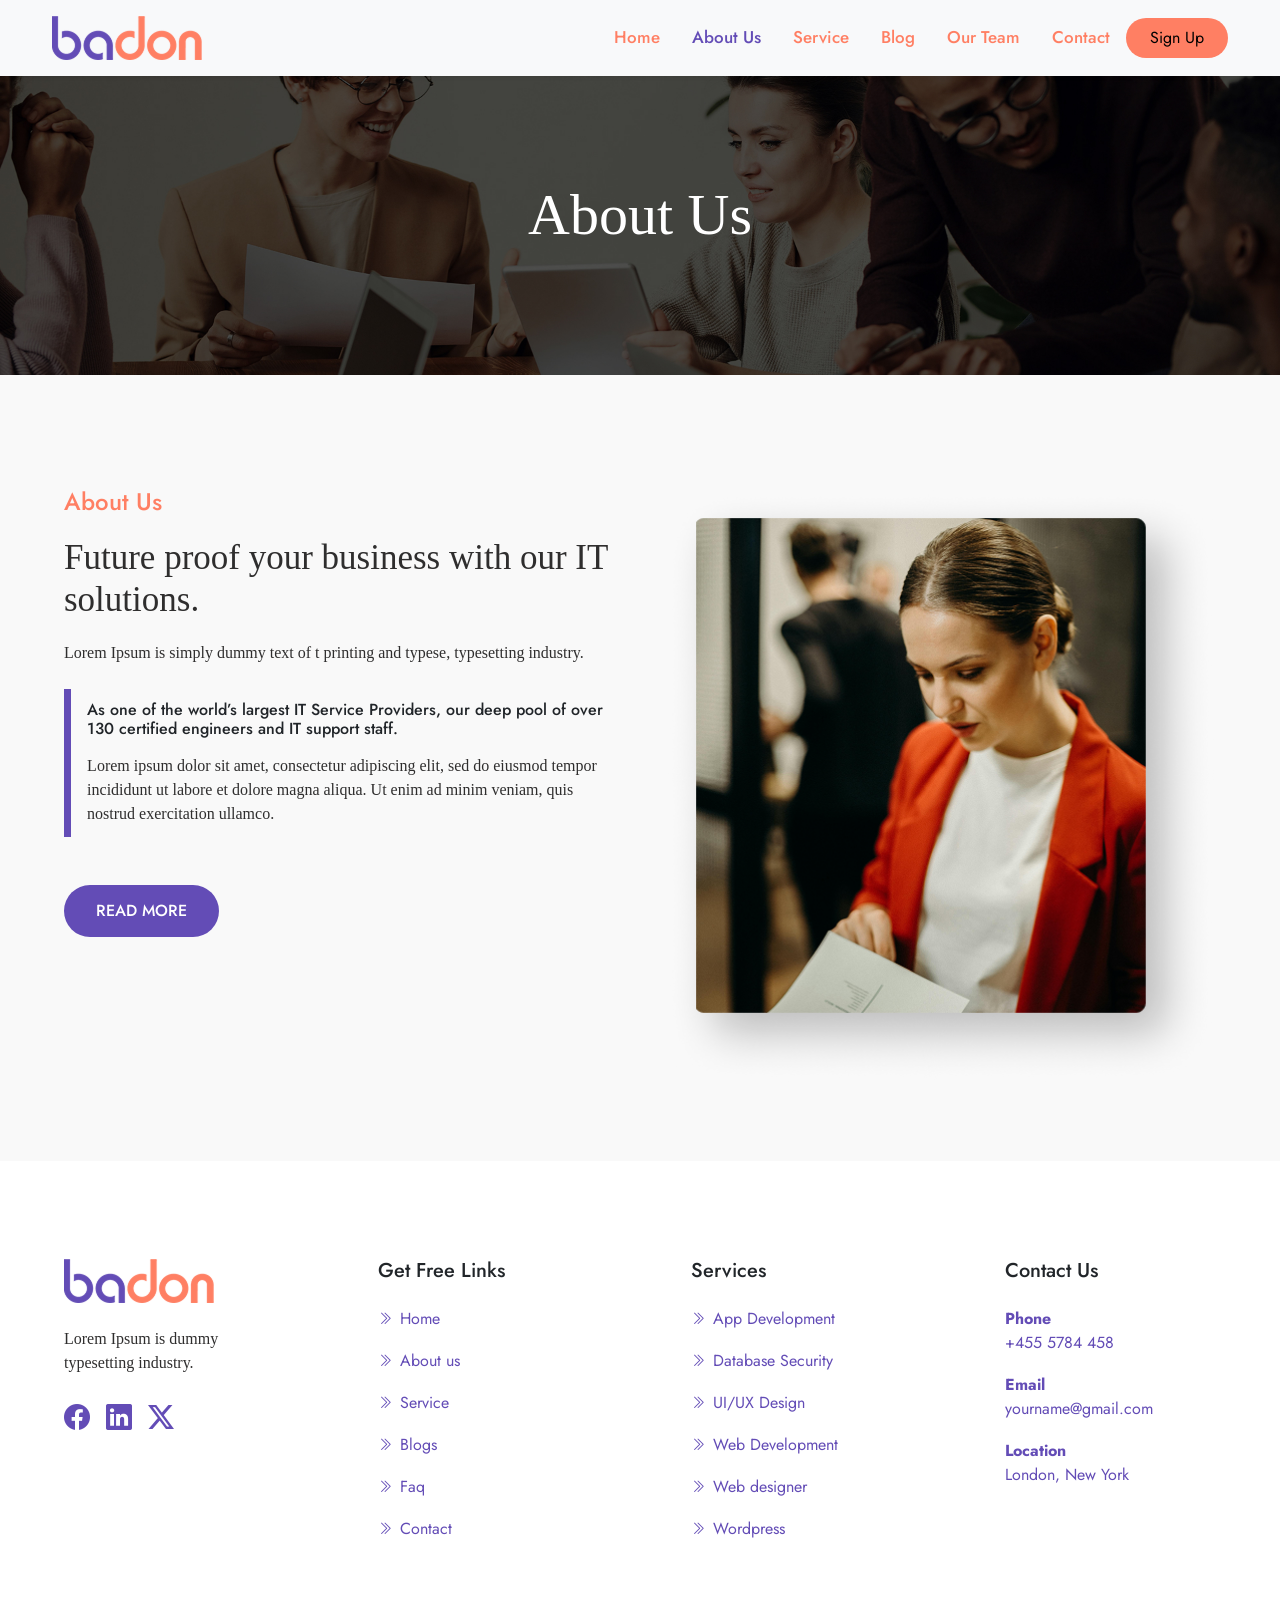
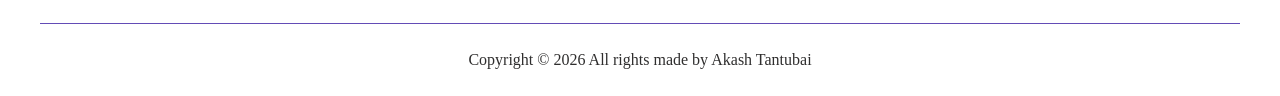
<file: about.html>
<!DOCTYPE html>
<html lang="en">

<head>
    <meta charset="UTF-8">
    <meta name="viewport" content="width=device-width, initial-scale=1.0">
    <title>IT SERVICE</title>

        <!-- fav-icon -->
    <link rel="icon" href="img/fav_logo.png" type="img/x-icon">

    <!-- Bootstrap CSS -->
    <link href="https://cdn.jsdelivr.net/npm/bootstrap@5.0.2/dist/css/bootstrap.min.css" rel="stylesheet"
        integrity="sha384-EVSTQN3/azprG1Anm3QDgpJLIm9Nao0Yz1ztcQTwFspd3yD65VohhpuuCOmLASjC" crossorigin="anonymous">

    <!--Owl-Carousel-link-->
    <link rel="stylesheet"
        href="https://cdnjs.cloudflare.com/ajax/libs/OwlCarousel2/2.3.4/assets/owl.carousel.min.css" />
    <link rel="stylesheet"
        href="https://cdnjs.cloudflare.com/ajax/libs/OwlCarousel2/2.3.4/assets/owl.theme.default.min.css" />

    <!--css link-->
    <link href="css_about/style.css" rel="stylesheet" type="text/css" />

    <!----------------------font link------------------------------>
    <link
        href="https://fonts.googleapis.com/css2?family=Jost:ital,wght@0,100..900;1,100..900&family=Mogra&family=Roboto:ital,wght@0,100..900;1,100..900&display=swap"
        rel="stylesheet">

    <!---icon link--->
    <link rel="stylesheet" href="https://cdn.jsdelivr.net/npm/bootstrap-icons@1.13.1/font/bootstrap-icons.min.css">
</head>

<body>

    <!--Start-navbar-->
    <nav class="navbar navbar-expand-lg navbar-light bg-light shadow-sm py-3">
        <div class="container">

            <!-- Brand Logo -->
            <img class="logo" src="img/logo_1.png" />

            <!-- Mobile Toggle -->
            <button class="navbar-toggler" type="button" data-bs-toggle="collapse" data-bs-target="#navbarNav"
                aria-controls="navbarNav" aria-expanded="false" aria-label="Toggle navigation">
                <i class="bi bi-justify"></i>
            </button>

            <!-- Nav Menu -->
            <div class="collapse navbar-collapse" id="navbarNav">
                <ul class="navbar-nav ms-auto">
                    <li class="nav-item">
                        <a class="nav-link px-3"  href="index.html">Home</a>
                    </li>
                    <li class="nav-item">
                        <a class="nav-link px-3" id="active" aria-current="page" href="about.html">About Us</a>
                    </li>
                    <li class="nav-item">
                        <a class="nav-link px-3" href="services.html">Service</a>
                    </li>
                    <li class="nav-item">
                        <a class="nav-link px-3" href="blog.html">Blog</a>
                    </li>
                    <li class="nav-item">
                        <a class="nav-link px-3" href="ourteam.html">Our Team</a>
                    </li>
                    <li class="nav-item">
                        <a class="nav-link px-3" href="contact.html">Contact</a>
                    </li>
                </ul>
                <button type="button" class="nav-btn btn-primary btn-base rounded-pill px-4 py-2 gap-3">Sign Up</button>
            </div>
        </div>
    </nav>
    <!--End-navbar-->


    <!--Start-banner-->
    <section class="banner">
        <div class="container col-xxl-8 px-4 py-5">
            <div class="row flex-lg-row-reverse text-center d-flex justify-content-center align-items-center g-5">

                <h1>About Us</h1>

            </div>
        </div>
    </section>
    <!--End-banner-->


    <!--Start-about-->
    <section class="aboutus">
        <div class="container col-xxl-8 px-4 py-5">
            <div class="row flex-lg-row-reverse g-5">
                <div class="col-10 col-sm-8 col-lg-6">
                    <img src="img/about_img.png" />
                </div>
                <div class="col-lg-6">
                    <h3>About Us</h3>
                    <h1>Future proof your business
                        with our IT solutions.</h1>
                    <p class="mb-4">Lorem Ipsum is simply dummy text of t printing and typese,
                        typesetting industry.</p>
                    <div class="line-area">
                        <div class="line"></div>
                        <div class="paragraph">
                            <h5 class="mb-3">As one of the world’s largest IT Service Providers, our deep pool
                                of over 130 certified engineers and IT support staff.</h5>
                            <p>Lorem ipsum dolor sit amet, consectetur adipiscing elit, sed do
                                eiusmod tempor incididunt ut labore et dolore magna aliqua. Ut
                                enim ad minim veniam, quis nostrud exercitation ullamco.
                            </p>
                        </div>
                    </div>
                    <button type="button" class="btn btn-primary btn-base rounded-pill me-md-2 mt-5"><a href="#">READ MORE</a></button>
                </div>
            </div>
        </div>
    </section>
    <!--End-about-->


    <!--Start-footer-->
    <section class="footer">
        <div class="container col-xxl-8 px-4 py-5 border-bottom">
            <footer class="row row-cols-1 row-cols-sm-2 row-cols-md-5 footer-section">
                <div class="col mb-3">
                    <img class="mx-lg-auto img-fluid" src="img/logo_1.png" />
                    <p class="mt-4 mb-4">Lorem Ipsum is dummy<br>
                        typesetting industry. </p>
                    <div class="icons d-flex gap-3">
                        <i class="bi bi-facebook"></i>
                        <i class="bi bi-linkedin"></i>
                        <i class="bi bi-twitter-x"></i>
                    </div>
                </div>

                <div class="col mb-3">
                    <h5 class="mb-4">Get Free Links</h5>
                    <ul class="nav flex-column">
                        <li class="nav-item mb-2"><a href="#" class="nav-link p-0 d-flex align-items-center gap-2"><i
                                    class="bi bi-chevron-double-right"></i>Home</a></li>
                        <li class="nav-item mb-2"><a href="#" class="nav-link p-0 d-flex align-items-center gap-2"><i
                                    class="bi bi-chevron-double-right"></i>About us</a></li>
                        <li class="nav-item mb-2"><a href="#" class="nav-link p-0 d-flex align-items-center gap-2"><i
                                    class="bi bi-chevron-double-right"></i>Service</a></li>
                        <li class="nav-item mb-2"><a href="#" class="nav-link p-0 d-flex align-items-center gap-2"><i
                                    class="bi bi-chevron-double-right"></i>Blogs</a></li>
                        <li class="nav-item mb-2"><a href="#" class="nav-link p-0 d-flex align-items-center gap-2"><i
                                    class="bi bi-chevron-double-right"></i>Faq</a></li>
                        <li class="nav-item mb-2"><a href="#" class="nav-link p-0 d-flex align-items-center gap-2"><i
                                    class="bi bi-chevron-double-right"></i>Contact</a></li>
                    </ul>
                </div>

                <div class="col mb-3">
                    <h5 class="mb-4">Services</h5>
                    <ul class="nav flex-column">
                        <li class="nav-item mb-2"><a href="#" class="nav-link p-0 d-flex align-items-center gap-2"><i
                                    class="bi bi-chevron-double-right"></i>App Development</a></li>
                        <li class="nav-item mb-2"><a href="#" class="nav-link p-0 d-flex align-items-center gap-2"><i
                                    class="bi bi-chevron-double-right"></i>Database Security</a></li>
                        <li class="nav-item mb-2"><a href="#" class="nav-link p-0 d-flex align-items-center gap-2"><i
                                    class="bi bi-chevron-double-right"></i>UI/UX Design</a></li>
                        <li class="nav-item mb-2"><a href="#" class="nav-link p-0 d-flex align-items-center gap-2"><i
                                    class="bi bi-chevron-double-right"></i>Web Development</a></li>
                        <li class="nav-item mb-2"><a href="#" class="nav-link p-0 d-flex align-items-center gap-2"><i
                                    class="bi bi-chevron-double-right"></i>Web designer</a></li>
                        <li class="nav-item mb-2"><a href="#" class="nav-link p-0 d-flex align-items-center gap-2"><i
                                    class="bi bi-chevron-double-right"></i>Wordpress</a></li>
                    </ul>
                </div>

                <div class="col mb-3">
                    <h5 class="mb-4">Contact Us</h5>
                    <ul class="nav flex-column">
                        <li class="nav-item mb-2"><a href="#" class="nav-link p-0"><strong>Phone</strong><br><span>+455
                                    5784 458</span></a></li>
                        <li class="nav-item mb-2"><a href="#"
                                class="nav-link p-0"><strong>Email</strong><br><span>yourname@gmail.com</span></a></li>
                        <li class="nav-item mb-2"><a href="#"
                                class="nav-link p-0"><strong>Location</strong><br><span>London, New York</span></a></li>

                    </ul>
                </div>
            </footer>
        </div>
        <div class="copyright text-center">
            <div class="line"></div>
            <p class="mt-4 mb-0">Copyright ©
                <script>document.write(new Date().getFullYear());</script> All rights made by<span> Akash
                    Tantubai</span>
            </p>
        </div>
    </section>
    <!--End-footer-->






















    <!-- Bootstrap JS -->
    <script src="https://cdn.jsdelivr.net/npm/bootstrap@5.0.2/dist/js/bootstrap.bundle.min.js"></script>

    <script src="https://code.jquery.com/jquery-3.6.0.min.js"></script>
</body>

</html>
</file>
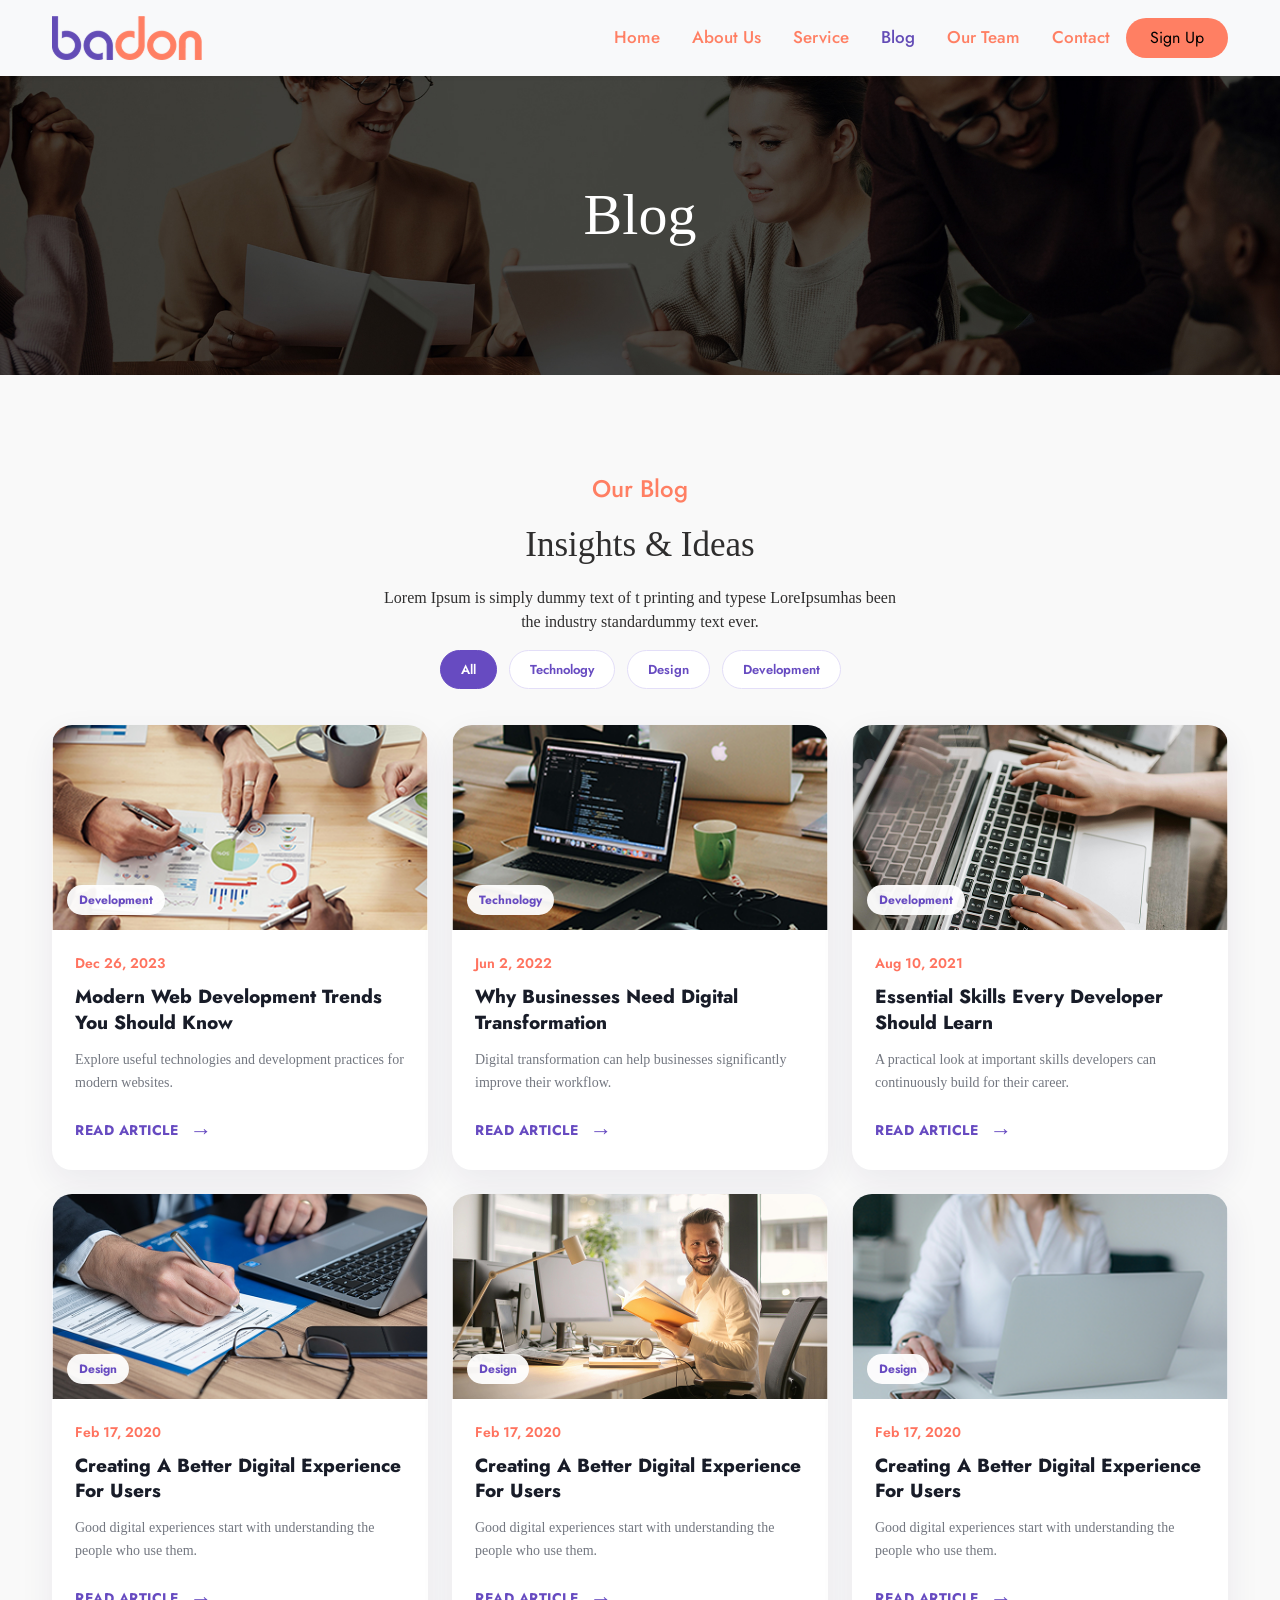
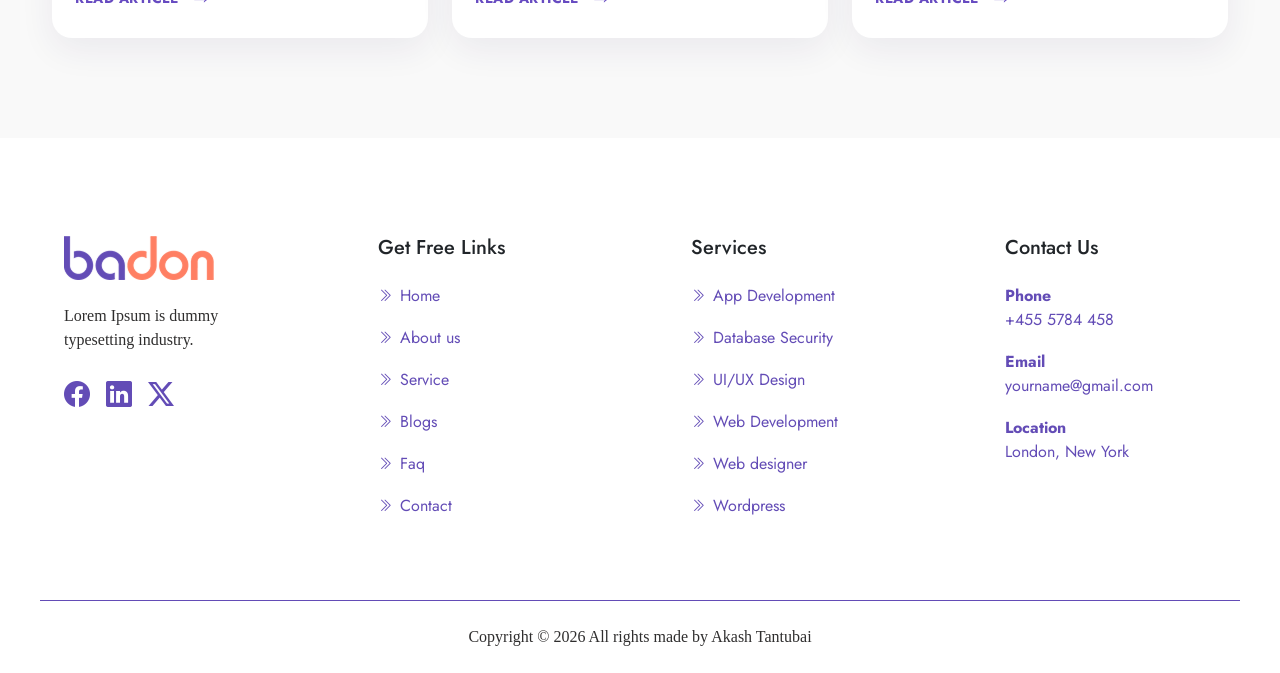
<file: blog.html>
<!DOCTYPE html>
<html lang="en">

<head>
    <meta charset="UTF-8">
    <meta name="viewport" content="width=device-width, initial-scale=1.0">
    <title>IT SERVICE</title>

    <!-- fav-icon -->
    <link rel="icon" href="img/fav_logo.png" type="img/x-icon">

    <!-- Bootstrap CSS -->
    <link href="https://cdn.jsdelivr.net/npm/bootstrap@5.0.2/dist/css/bootstrap.min.css" rel="stylesheet"
        integrity="sha384-EVSTQN3/azprG1Anm3QDgpJLIm9Nao0Yz1ztcQTwFspd3yD65VohhpuuCOmLASjC" crossorigin="anonymous">

    <!--Owl-Carousel-link-->
    <link rel="stylesheet"
        href="https://cdnjs.cloudflare.com/ajax/libs/OwlCarousel2/2.3.4/assets/owl.carousel.min.css" />
    <link rel="stylesheet"
        href="https://cdnjs.cloudflare.com/ajax/libs/OwlCarousel2/2.3.4/assets/owl.theme.default.min.css" />

    <!--css link-->
    <link href="css_blog/style.css" rel="stylesheet" type="text/css" />

    <!----------------------font link------------------------------>
    <link
        href="https://fonts.googleapis.com/css2?family=Jost:ital,wght@0,100..900;1,100..900&family=Mogra&family=Roboto:ital,wght@0,100..900;1,100..900&display=swap"
        rel="stylesheet">

    <!---icon link--->
    <link rel="stylesheet" href="https://cdn.jsdelivr.net/npm/bootstrap-icons@1.13.1/font/bootstrap-icons.min.css">
</head>

<body>

    <!--Start-navbar-->
    <nav class="navbar navbar-expand-lg navbar-light bg-light shadow-sm py-3">
        <div class="container">

            <!-- Brand Logo -->
            <img class="logo" src="img/logo_1.png" />

            <!-- Mobile Toggle -->
            <button class="navbar-toggler" type="button" data-bs-toggle="collapse" data-bs-target="#navbarNav"
                aria-controls="navbarNav" aria-expanded="false" aria-label="Toggle navigation">
                <i class="bi bi-justify"></i>
            </button>

            <!-- Nav Menu -->
            <div class="collapse navbar-collapse" id="navbarNav">
                <ul class="navbar-nav ms-auto">
                    <li class="nav-item">
                        <a class="nav-link px-3" href="index.html">Home</a>
                    </li>
                    <li class="nav-item">
                        <a class="nav-link px-3" href="about.html">About Us</a>
                    </li>
                    <li class="nav-item">
                        <a class="nav-link px-3" href="services.html">Service</a>
                    </li>
                    <li class="nav-item">
                        <a class="nav-link px-3" id="active" aria-current="page" href="blog.html">Blog</a>
                    </li>
                    <li class="nav-item">
                        <a class="nav-link px-3" href="ourteam.html">Our Team</a>
                    </li>
                    <li class="nav-item">
                        <a class="nav-link px-3" href="contact.html">Contact</a>
                    </li>
                </ul>
                <button type="button" class="nav-btn btn-primary btn-base rounded-pill px-4 py-2 gap-3">Sign Up</button>
            </div>
        </div>
    </nav>
    <!--End-navbar-->


    <!--Start-banner-->
    <section class="banner">
        <div class="container col-xxl-8 px-4 py-5">
            <div class="row flex-lg-row-reverse text-center d-flex justify-content-center align-items-center g-5">

                <h1>Blog</h1>

            </div>
        </div>
    </section>
    <!--End-banner-->


    <!--Start-blog-->
    <section class="creative-blog-section">

        <div class="heading text-center">
            <h3>Our Blog</h3>
            <h1>Insights & Ideas</h1>
            <p class="pb-3"> Lorem Ipsum is simply dummy text of t printing and typese LoreIpsumhas been<br>
                the industry standardummy text ever.</p>
        </div>

        <div class="container">


            <!-- CATEGORY FILTER -->

            <div class="blog-filters">

                <button class="filter-btn active" data-filter="all">
                    All
                </button>

                <button class="filter-btn" data-filter="technology">
                    Technology
                </button>

                <button class="filter-btn" data-filter="design">
                    Design
                </button>

                <button class="filter-btn" data-filter="development">
                    Development
                </button>

            </div>


            <!-- BLOG GRID -->

            <div class="row blog-grid">


                <!-- BLOG CARD 1 -->

                <div class="col-lg-4 col-md-6 blog-item mt-4" data-category="development">

                    <article class="modern-blog-card">

                        <div class="blog-card-image">

                            <img src="img/blog_img2.png" alt="Web Development">

                            <span class="category-tag">
                                Development
                            </span>

                        </div>


                        <div class="blog-card-content">

                            <span class="blog-date">
                                Dec 26, 2023
                            </span>

                            <h4>
                                Modern Web Development
                                Trends You Should Know
                            </h4>

                            <p>
                                Explore useful technologies and
                                development practices for modern websites.
                            </p>

                            <a href="#" class="article-link">
                                Read Article
                                <span>→</span>
                            </a>

                        </div>

                    </article>

                </div>


                <!-- BLOG CARD 2 -->

                <div class="col-lg-4 col-md-6 blog-item mt-4" data-category="technology">

                    <article class="modern-blog-card">

                        <div class="blog-card-image">

                            <img src="img/blog_img3.png" alt="Technology">

                            <span class="category-tag">
                                Technology
                            </span>

                        </div>


                        <div class="blog-card-content">

                            <span class="blog-date">
                                Jun 2, 2022
                            </span>

                            <h4>
                                Why Businesses Need
                                Digital Transformation
                            </h4>

                            <p>
                                Digital transformation can help businesses 
                                significantly improve their workflow.

                            </p>

                            <a href="#" class="article-link">
                                Read Article
                                <span>→</span>
                            </a>

                        </div>

                    </article>

                </div>


                <!-- BLOG CARD 3 -->

                <div class="col-lg-4 col-md-6 blog-item mt-4" data-category="development">

                    <article class="modern-blog-card">

                        <div class="blog-card-image">

                            <img src="img/blog_img4.png" alt="Coding">

                            <span class="category-tag">
                                Development
                            </span>

                        </div>


                        <div class="blog-card-content">

                            <span class="blog-date">
                                Aug 10, 2021
                            </span>

                            <h4>
                                Essential Skills Every
                                Developer Should Learn
                            </h4>

                            <p>
                                A practical look at important skills developers 
                                can continuously build for their career.

                            </p>

                            <a href="#" class="article-link">
                                Read Article
                                <span>→</span>
                            </a>

                        </div>

                    </article>

                </div>


                <!-- BLOG CARD 4 -->

                <div class="col-lg-4 col-md-6 blog-item mt-4" data-category="design">

                    <article class="modern-blog-card">

                        <div class="blog-card-image">

                            <img src="img/blog_img5.png" alt="Creative Design">

                            <span class="category-tag">
                                Design
                            </span>

                        </div>


                        <div class="blog-card-content">

                            <span class="blog-date">
                                Feb 17, 2020
                            </span>

                            <h4>
                                Creating A Better Digital
                                Experience For Users
                            </h4>

                            <p>
                                Good digital experiences start with
                                understanding the people who use them.
                            </p>

                            <a href="#" class="article-link">
                                Read Article
                                <span>→</span>
                            </a>

                        </div>

                    </article>

                </div>

                <!-- BLOG CARD 5 -->

                <div class="col-lg-4 col-md-6 blog-item mt-4" data-category="design">

                    <article class="modern-blog-card">

                        <div class="blog-card-image">

                            <img src="img/blog_img6.png" alt="Creative Design">

                            <span class="category-tag">
                                Design
                            </span>

                        </div>


                        <div class="blog-card-content">

                            <span class="blog-date">
                                Feb 17, 2020
                            </span>

                            <h4>
                                Creating A Better Digital
                                Experience For Users
                            </h4>

                            <p>
                                Good digital experiences start with
                                understanding the people who use them.
                            </p>

                            <a href="#" class="article-link">
                                Read Article
                                <span>→</span>
                            </a>

                        </div>

                    </article>

                </div>

                <!-- BLOG CARD 6 -->

                <div class="col-lg-4 col-md-6 blog-item mt-4" data-category="design">

                    <article class="modern-blog-card">

                        <div class="blog-card-image">

                            <img src="img/blog_img1.png" alt="Creative Design">

                            <span class="category-tag">
                                Design
                            </span>

                        </div>


                        <div class="blog-card-content">

                            <span class="blog-date">
                                Feb 17, 2020
                            </span>

                            <h4>
                                Creating A Better Digital
                                Experience For Users
                            </h4>

                            <p>
                                Good digital experiences start with
                                understanding the people who use them.
                            </p>

                            <a href="#" class="article-link">
                                Read Article
                                <span>→</span>
                            </a>

                        </div>

                    </article>

                </div>

            </div>

        </div>

    </section>
    <!--End-blog-->



    <!--Start-footer-->
    <section class="footer">
        <div class="container col-xxl-8 px-4 py-5 border-bottom">
            <footer class="row row-cols-1 row-cols-sm-2 row-cols-md-5 footer-section">
                <div class="col mb-3">
                    <img class="mx-lg-auto img-fluid" src="img/logo_1.png" />
                    <p class="mt-4 mb-4">Lorem Ipsum is dummy<br>
                        typesetting industry. </p>
                    <div class="icons d-flex gap-3">
                        <i class="bi bi-facebook"></i>
                        <i class="bi bi-linkedin"></i>
                        <i class="bi bi-twitter-x"></i>
                    </div>
                </div>

                <div class="col mb-3">
                    <h5 class="mb-4">Get Free Links</h5>
                    <ul class="nav flex-column">
                        <li class="nav-item mb-2"><a href="#" class="nav-link p-0 d-flex align-items-center gap-2"><i
                                    class="bi bi-chevron-double-right"></i>Home</a></li>
                        <li class="nav-item mb-2"><a href="#" class="nav-link p-0 d-flex align-items-center gap-2"><i
                                    class="bi bi-chevron-double-right"></i>About us</a></li>
                        <li class="nav-item mb-2"><a href="#" class="nav-link p-0 d-flex align-items-center gap-2"><i
                                    class="bi bi-chevron-double-right"></i>Service</a></li>
                        <li class="nav-item mb-2"><a href="#" class="nav-link p-0 d-flex align-items-center gap-2"><i
                                    class="bi bi-chevron-double-right"></i>Blogs</a></li>
                        <li class="nav-item mb-2"><a href="#" class="nav-link p-0 d-flex align-items-center gap-2"><i
                                    class="bi bi-chevron-double-right"></i>Faq</a></li>
                        <li class="nav-item mb-2"><a href="#" class="nav-link p-0 d-flex align-items-center gap-2"><i
                                    class="bi bi-chevron-double-right"></i>Contact</a></li>
                    </ul>
                </div>

                <div class="col mb-3">
                    <h5 class="mb-4">Services</h5>
                    <ul class="nav flex-column">
                        <li class="nav-item mb-2"><a href="#" class="nav-link p-0 d-flex align-items-center gap-2"><i
                                    class="bi bi-chevron-double-right"></i>App Development</a></li>
                        <li class="nav-item mb-2"><a href="#" class="nav-link p-0 d-flex align-items-center gap-2"><i
                                    class="bi bi-chevron-double-right"></i>Database Security</a></li>
                        <li class="nav-item mb-2"><a href="#" class="nav-link p-0 d-flex align-items-center gap-2"><i
                                    class="bi bi-chevron-double-right"></i>UI/UX Design</a></li>
                        <li class="nav-item mb-2"><a href="#" class="nav-link p-0 d-flex align-items-center gap-2"><i
                                    class="bi bi-chevron-double-right"></i>Web Development</a></li>
                        <li class="nav-item mb-2"><a href="#" class="nav-link p-0 d-flex align-items-center gap-2"><i
                                    class="bi bi-chevron-double-right"></i>Web designer</a></li>
                        <li class="nav-item mb-2"><a href="#" class="nav-link p-0 d-flex align-items-center gap-2"><i
                                    class="bi bi-chevron-double-right"></i>Wordpress</a></li>
                    </ul>
                </div>

                <div class="col mb-3">
                    <h5 class="mb-4">Contact Us</h5>
                    <ul class="nav flex-column">
                        <li class="nav-item mb-2"><a href="#" class="nav-link p-0"><strong>Phone</strong><br><span>+455
                                    5784 458</span></a></li>
                        <li class="nav-item mb-2"><a href="#"
                                class="nav-link p-0"><strong>Email</strong><br><span>yourname@gmail.com</span></a></li>
                        <li class="nav-item mb-2"><a href="#"
                                class="nav-link p-0"><strong>Location</strong><br><span>London, New York</span></a></li>

                    </ul>
                </div>
            </footer>
        </div>
        <div class="copyright text-center">
            <div class="line"></div>
            <p class="mt-4 mb-0">Copyright ©
                <script>document.write(new Date().getFullYear());</script> All rights made by<span> Akash
                    Tantubai</span>
            </p>
        </div>
    </section>
    <!--End-footer-->






















    <!-- Bootstrap JS -->
    <script src="https://cdn.jsdelivr.net/npm/bootstrap@5.0.2/dist/js/bootstrap.bundle.min.js"></script>

    <script src="https://code.jquery.com/jquery-3.6.0.min.js"></script>

    <script>
        /* =================================================
   BLOG CATEGORY FILTER
================================================= */

        const filterButtons = document.querySelectorAll(".filter-btn");

        const blogItems = document.querySelectorAll(".blog-item");


        filterButtons.forEach(function (button) {

            button.addEventListener("click", function () {

                /* Remove active from all buttons */

                filterButtons.forEach(function (btn) {

                    btn.classList.remove("active");

                });


                /* Add active to clicked button */

                button.classList.add("active");


                /* Get selected category */

                const selectedCategory =
                    button.getAttribute("data-filter");


                /* Check every blog */

                blogItems.forEach(function (blog) {

                    const blogCategory =
                        blog.getAttribute("data-category");


                    /* Show all */

                    if (selectedCategory === "all") {

                        blog.classList.remove("hide-blog");

                    }


                    /* Show selected category */

                    else if (blogCategory === selectedCategory) {

                        blog.classList.remove("hide-blog");

                    }


                    /* Hide other categories */

                    else {

                        blog.classList.add("hide-blog");

                    }

                });

            });

        });
    </script>

</body>

</html>
</file>
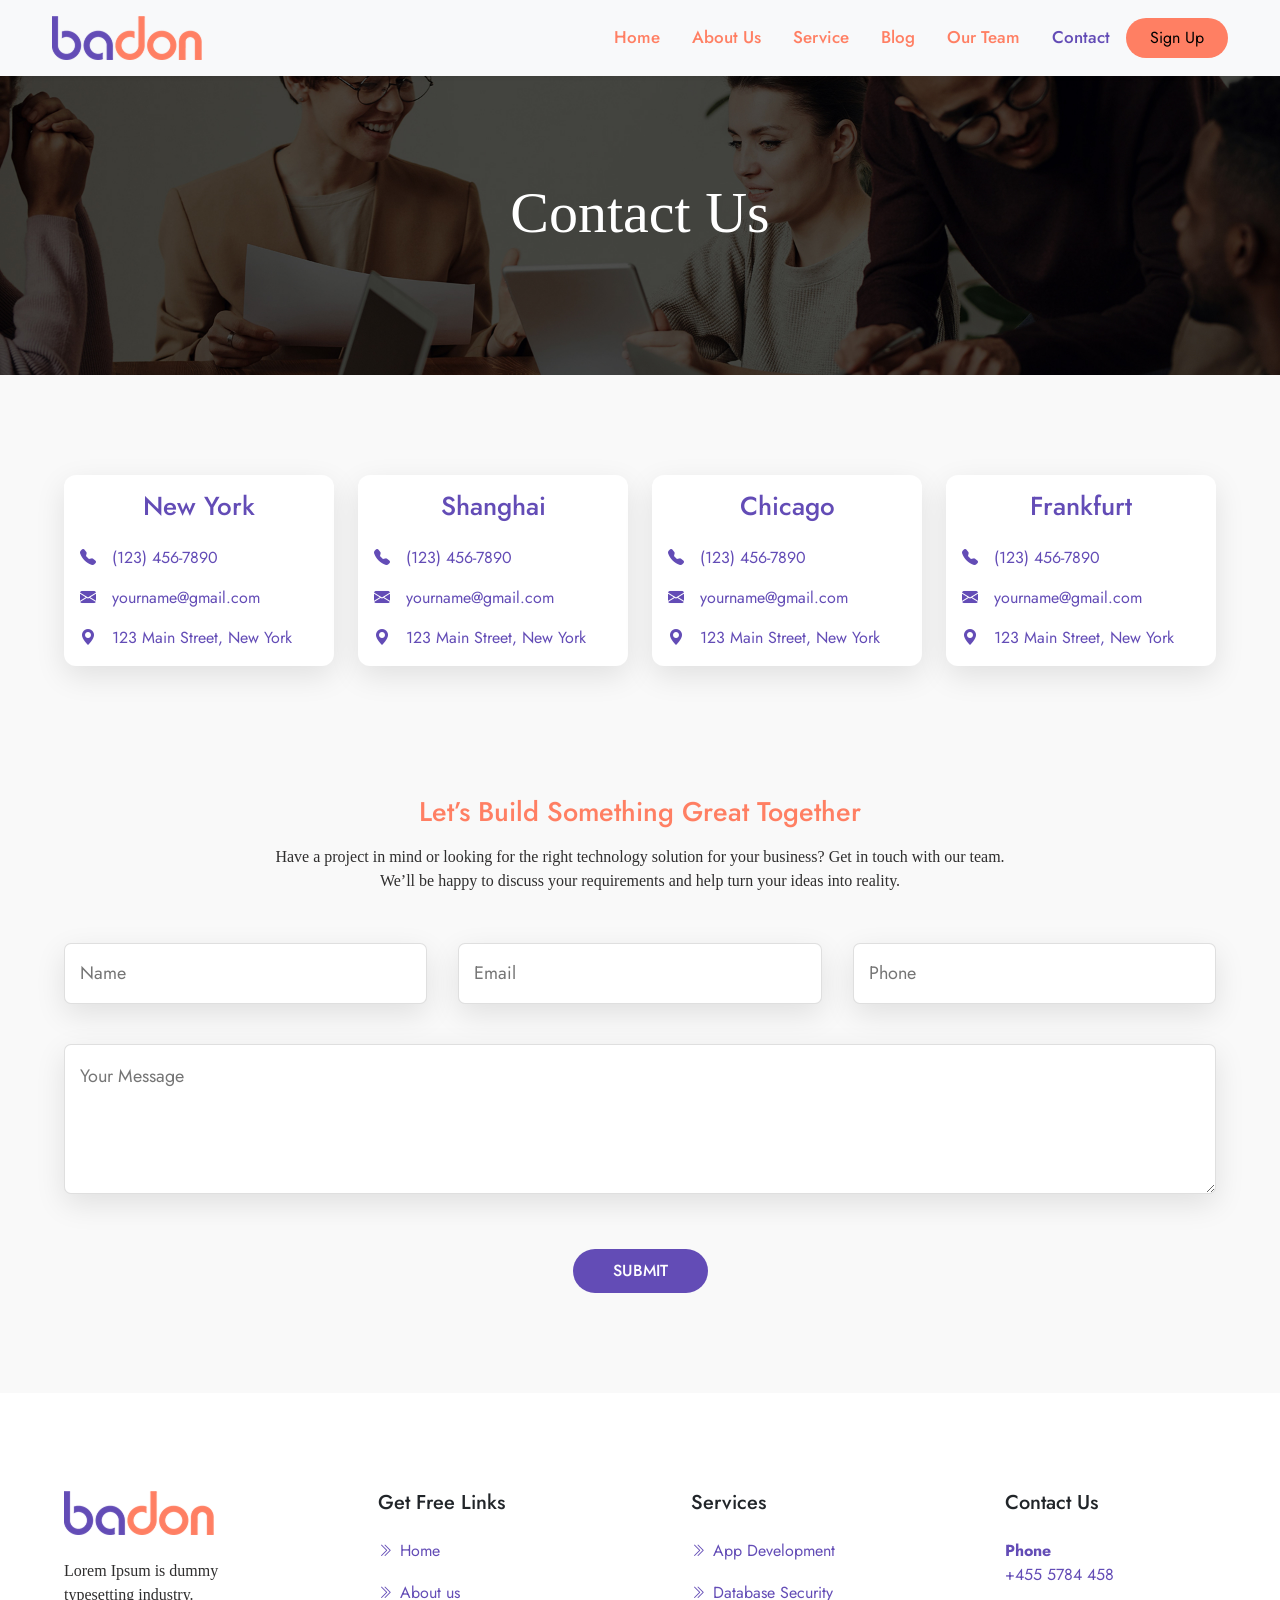
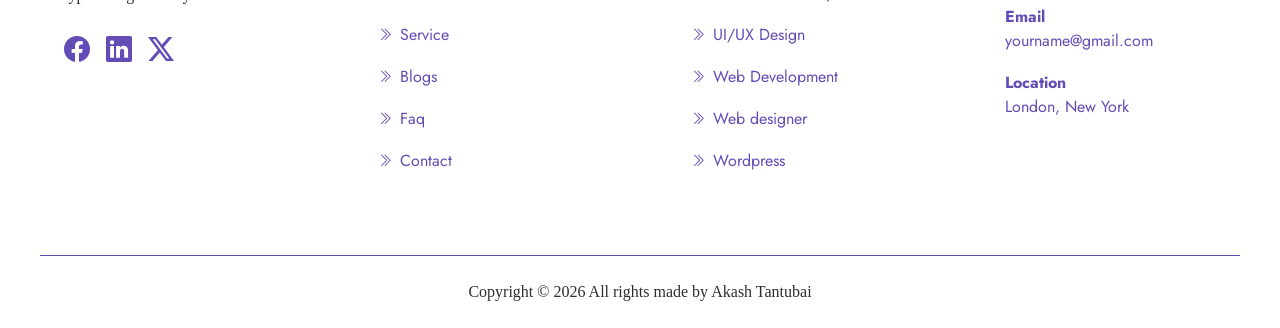
<file: contact.html>
<!DOCTYPE html>
<html lang="en">

<head>
    <meta charset="UTF-8">
    <meta name="viewport" content="width=device-width, initial-scale=1.0">
    <title>IT SERVICE</title>

        <!-- fav-icon -->
    <link rel="icon" href="img/fav_logo.png" type="img/x-icon">

    <!-- Bootstrap CSS -->
    <link href="https://cdn.jsdelivr.net/npm/bootstrap@5.0.2/dist/css/bootstrap.min.css" rel="stylesheet"
        integrity="sha384-EVSTQN3/azprG1Anm3QDgpJLIm9Nao0Yz1ztcQTwFspd3yD65VohhpuuCOmLASjC" crossorigin="anonymous">

    <!--Owl-Carousel-link-->
    <link rel="stylesheet"
        href="https://cdnjs.cloudflare.com/ajax/libs/OwlCarousel2/2.3.4/assets/owl.carousel.min.css" />
    <link rel="stylesheet"
        href="https://cdnjs.cloudflare.com/ajax/libs/OwlCarousel2/2.3.4/assets/owl.theme.default.min.css" />

    <!--css link-->
    <link href="css_contact/style.css" rel="stylesheet" type="text/css" />

    <!----------------------font link------------------------------>
    <link
        href="https://fonts.googleapis.com/css2?family=Jost:ital,wght@0,100..900;1,100..900&family=Mogra&family=Roboto:ital,wght@0,100..900;1,100..900&display=swap"
        rel="stylesheet">

    <!---icon link--->
    <link rel="stylesheet" href="https://cdn.jsdelivr.net/npm/bootstrap-icons@1.13.1/font/bootstrap-icons.min.css">
</head>

<body>

    <!--Start-navbar-->
    <nav class="navbar navbar-expand-lg navbar-light bg-light shadow-sm py-3">
        <div class="container">

            <!-- Brand Logo -->
            <img class="logo" src="img/logo_1.png" />

            <!-- Mobile Toggle -->
            <button class="navbar-toggler" type="button" data-bs-toggle="collapse" data-bs-target="#navbarNav"
                aria-controls="navbarNav" aria-expanded="false" aria-label="Toggle navigation">
                <i class="bi bi-justify"></i>
            </button>

            <!-- Nav Menu -->
            <div class="collapse navbar-collapse" id="navbarNav">
                <ul class="navbar-nav ms-auto">
                    <li class="nav-item">
                        <a class="nav-link px-3" href="index.html">Home</a>
                    </li>
                    <li class="nav-item">
                        <a class="nav-link px-3" href="about.html">About Us</a>
                    </li>
                    <li class="nav-item">
                        <a class="nav-link px-3" href="services.html">Service</a>
                    </li>
                    <li class="nav-item">
                        <a class="nav-link px-3" href="blog.html">Blog</a>
                    </li>
                    <li class="nav-item">
                        <a class="nav-link px-3" href="ourteam.html">Our Team</a>
                    </li>
                    <li class="nav-item">
                        <a class="nav-link px-3" id="active" aria-current="page" href="contact.html">Contact</a>
                    </li>
                </ul>
                <button type="button" class="nav-btn btn-primary btn-base rounded-pill px-4 py-2 gap-3">Sign Up</button>
            </div>
        </div>
    </nav>
    <!--End-navbar-->


    <!--Start-banner-->
    <section class="banner">
        <div class="container col-xxl-8 px-4 py-5">
            <div class="row flex-lg-row-reverse text-center d-flex justify-content-center align-items-center g-5">

                <h1>Contact Us</h1>

            </div>
        </div>
    </section>
    <!--End-banner-->


    <!--Start-contact-->
    <section class="contact">
        <div class="heading text-center px-4">
        </div>
        <div class="container col-xxl-8 px-4">
            <div class="row row-cols-1 row-cols-sm-2 row-cols-md-4 g-4">

                <!--card 1-->
                <div class="col">
                    <div class="card contact-area">
                        <h2 class="mb-4 text-center">New York</h2>
                        <div class="phone d-flex gap-3 mb-3">
                            <i class="bi bi-telephone-fill"></i>
                            <a href="tel:">(123) 456-7890</a>
                        </div>
                        <div class="email d-flex gap-3 mb-3">
                            <i class="bi bi-envelope-fill"></i>
                            <a href="mailto:">yourname@gmail.com </p>
                        </div>
                        <div class="location d-flex gap-3">
                            <i class="bi bi-geo-alt-fill"></i>
                            <a href="#">123 Main Street, New York</a>
                        </div>
                    </div>
                </div>

                <!--card 2-->
                <div class="col">
                    <div class="card contact-area">
                        <h2 class="mb-4 text-center">Shanghai</h2>
                        <div class="phone d-flex gap-3 mb-3">
                            <i class="bi bi-telephone-fill"></i>
                            <a href="tel:">(123) 456-7890</a>
                        </div>
                        <div class="email d-flex gap-3 mb-3">
                            <i class="bi bi-envelope-fill"></i>
                            <a href="mailto:">yourname@gmail.com </p>
                        </div>
                        <div class="location d-flex gap-3">
                            <i class="bi bi-geo-alt-fill"></i>
                            <a href="#">123 Main Street, New York</a>
                        </div>
                    </div>
                </div>

                <!--card 3-->
                <div class="col">
                    <div class="card contact-area">
                        <h2 class="mb-4 text-center">Chicago</h2>
                        <div class="phone d-flex gap-3 mb-3">
                            <i class="bi bi-telephone-fill"></i>
                            <a href="tel:">(123) 456-7890</a>
                        </div>
                        <div class="email d-flex gap-3 mb-3">
                            <i class="bi bi-envelope-fill"></i>
                            <a href="mailto:">yourname@gmail.com </p>
                        </div>
                        <div class="location d-flex gap-3">
                            <i class="bi bi-geo-alt-fill"></i>
                            <a href="#">123 Main Street, New York</a>
                        </div>
                    </div>
                </div>

                <!--card 4-->
                <div class="col">
                    <div class="card contact-area">
                        <h2 class="mb-4 text-center">Frankfurt</h2>
                        <div class="phone d-flex gap-3 mb-3">
                            <i class="bi bi-telephone-fill"></i>
                            <a href="tel:">(123) 456-7890</a>
                        </div>
                        <div class="email d-flex gap-3 mb-3">
                            <i class="bi bi-envelope-fill"></i>
                            <a href="mailto:">yourname@gmail.com </p>
                        </div>
                        <div class="location d-flex gap-3">
                            <i class="bi bi-geo-alt-fill"></i>
                            <a href="#">123 Main Street, New York</a>
                        </div>
                    </div>
                </div>

            </div>
        </div>
    </section>
    <!--End-blog-->


    <!--start-form-area-->
    <section class="form-area">
        <div class="heading text-center px-4">
            <h3>Let’s Build Something Great Together</h3>
            <p class="mt-3">Have a project in mind or looking for the right technology solution for your business? Get in touch with our team.<br>
                We’ll be happy to discuss your requirements and help turn your ideas into reality.</p>
        </div>
        <div class="container col-xxl-8 px-4">
            <div class="form">
                <input class="text" type="text" placeholder="Name">
                <input class="text" type="text" placeholder="Email">
                <input class="text" type="text" placeholder="Phone">
            </div>
            <textarea id="message" placeholder="Your Message"></textarea>
            <div class="col-12 text-center mt-5">
                <button type="submit" class="send-btn">
                    SUBMIT
                </button>
            </div>
        </div>
    </section>

    <!--Start-footer-->
    <section class="footer">
        <div class="container col-xxl-8 px-4 py-5 border-bottom">
            <footer class="row row-cols-1 row-cols-sm-2 row-cols-md-5 footer-section">
                <div class="col mb-3">
                    <img class="mx-lg-auto img-fluid" src="img/logo_1.png" />
                    <p class="mt-4 mb-4">Lorem Ipsum is dummy<br>
                        typesetting industry. </p>
                    <div class="icons d-flex gap-3">
                        <i class="bi bi-facebook"></i>
                        <i class="bi bi-linkedin"></i>
                        <i class="bi bi-twitter-x"></i>
                    </div>
                </div>

                <div class="col mb-3">
                    <h5 class="mb-4">Get Free Links</h5>
                    <ul class="nav flex-column">
                        <li class="nav-item mb-2"><a href="#" class="nav-link p-0 d-flex align-items-center gap-2"><i
                                    class="bi bi-chevron-double-right"></i>Home</a></li>
                        <li class="nav-item mb-2"><a href="#" class="nav-link p-0 d-flex align-items-center gap-2"><i
                                    class="bi bi-chevron-double-right"></i>About us</a></li>
                        <li class="nav-item mb-2"><a href="#" class="nav-link p-0 d-flex align-items-center gap-2"><i
                                    class="bi bi-chevron-double-right"></i>Service</a></li>
                        <li class="nav-item mb-2"><a href="#" class="nav-link p-0 d-flex align-items-center gap-2"><i
                                    class="bi bi-chevron-double-right"></i>Blogs</a></li>
                        <li class="nav-item mb-2"><a href="#" class="nav-link p-0 d-flex align-items-center gap-2"><i
                                    class="bi bi-chevron-double-right"></i>Faq</a></li>
                        <li class="nav-item mb-2"><a href="#" class="nav-link p-0 d-flex align-items-center gap-2"><i
                                    class="bi bi-chevron-double-right"></i>Contact</a></li>
                    </ul>
                </div>

                <div class="col mb-3">
                    <h5 class="mb-4">Services</h5>
                    <ul class="nav flex-column">
                        <li class="nav-item mb-2"><a href="#" class="nav-link p-0 d-flex align-items-center gap-2"><i
                                    class="bi bi-chevron-double-right"></i>App Development</a></li>
                        <li class="nav-item mb-2"><a href="#" class="nav-link p-0 d-flex align-items-center gap-2"><i
                                    class="bi bi-chevron-double-right"></i>Database Security</a></li>
                        <li class="nav-item mb-2"><a href="#" class="nav-link p-0 d-flex align-items-center gap-2"><i
                                    class="bi bi-chevron-double-right"></i>UI/UX Design</a></li>
                        <li class="nav-item mb-2"><a href="#" class="nav-link p-0 d-flex align-items-center gap-2"><i
                                    class="bi bi-chevron-double-right"></i>Web Development</a></li>
                        <li class="nav-item mb-2"><a href="#" class="nav-link p-0 d-flex align-items-center gap-2"><i
                                    class="bi bi-chevron-double-right"></i>Web designer</a></li>
                        <li class="nav-item mb-2"><a href="#" class="nav-link p-0 d-flex align-items-center gap-2"><i
                                    class="bi bi-chevron-double-right"></i>Wordpress</a></li>
                    </ul>
                </div>

                <div class="col mb-3">
                    <h5 class="mb-4">Contact Us</h5>
                    <ul class="nav flex-column">
                        <li class="nav-item mb-2"><a href="#" class="nav-link p-0"><strong>Phone</strong><br><span>+455
                                    5784 458</span></a></li>
                        <li class="nav-item mb-2"><a href="#"
                                class="nav-link p-0"><strong>Email</strong><br><span>yourname@gmail.com</span></a></li>
                        <li class="nav-item mb-2"><a href="#"
                                class="nav-link p-0"><strong>Location</strong><br><span>London, New York</span></a></li>

                    </ul>
                </div>
            </footer>
        </div>
        <div class="copyright text-center">
            <div class="line"></div>
            <p class="mt-4 mb-0">Copyright ©
                <script>document.write(new Date().getFullYear());</script> All rights made by<span> Akash
                    Tantubai</span>
            </p>
        </div>
    </section>
    <!--End-footer-->






















    <!-- Bootstrap JS -->
    <script src="https://cdn.jsdelivr.net/npm/bootstrap@5.0.2/dist/js/bootstrap.bundle.min.js"></script>

    <script src="https://code.jquery.com/jquery-3.6.0.min.js"></script>

</body>

</html>
</file>
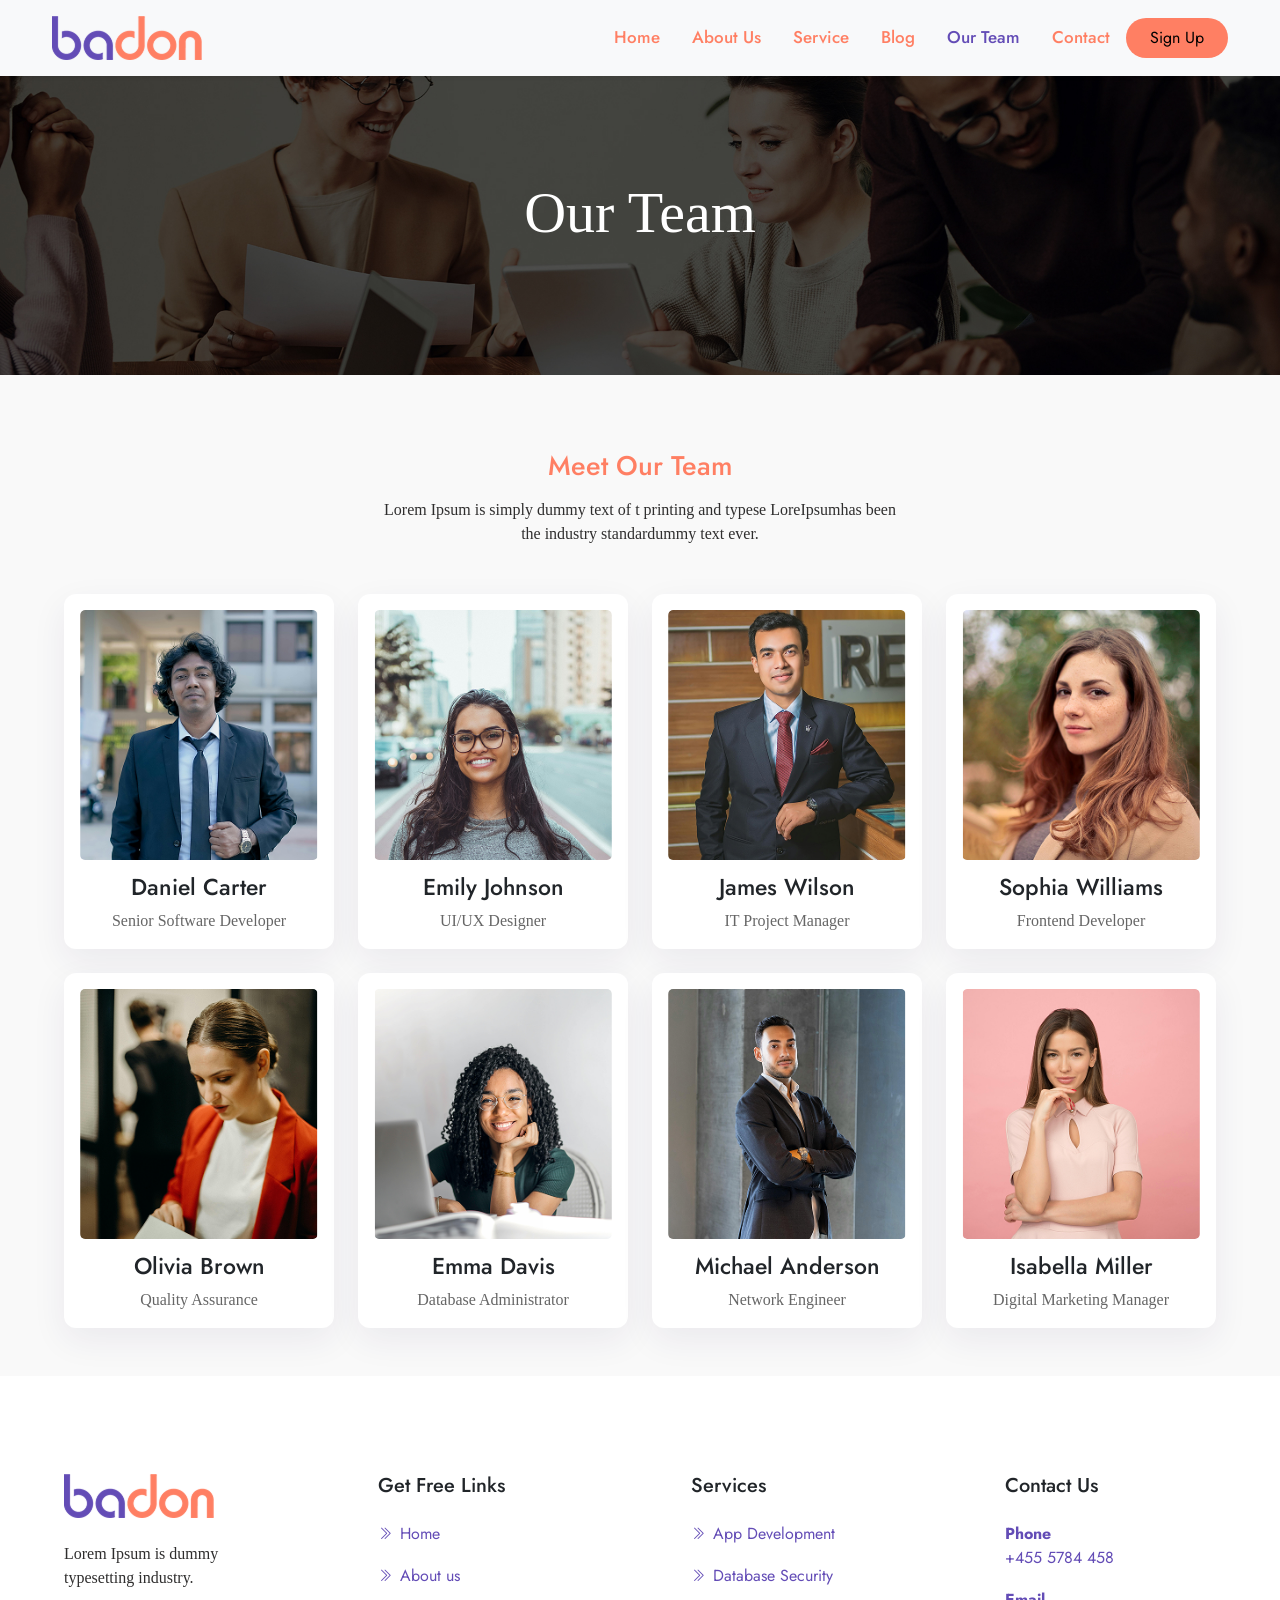
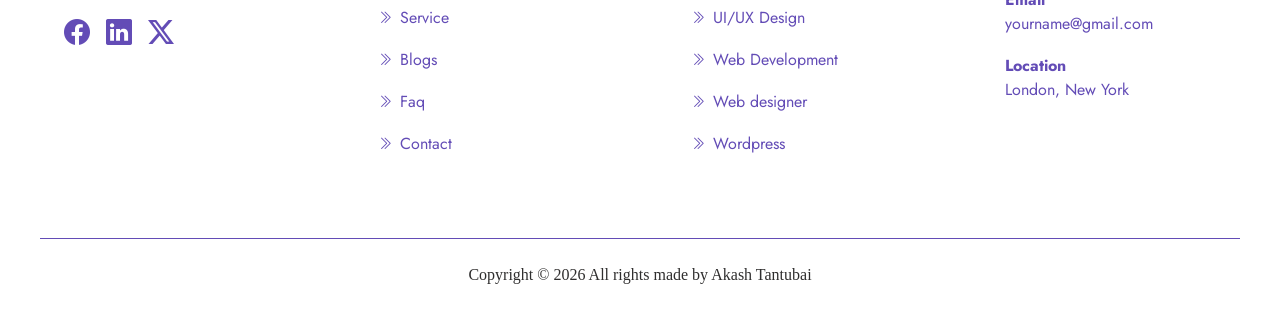
<file: ourteam.html>
<!DOCTYPE html>
<html lang="en">

<head>
    <meta charset="UTF-8">
    <meta name="viewport" content="width=device-width, initial-scale=1.0">
    <title>IT SERVICE</title>

    <!-- fav-icon -->
    <link rel="icon" href="img/fav_logo.png" type="img/x-icon">

    <!-- Bootstrap CSS -->
    <link href="https://cdn.jsdelivr.net/npm/bootstrap@5.0.2/dist/css/bootstrap.min.css" rel="stylesheet"
        integrity="sha384-EVSTQN3/azprG1Anm3QDgpJLIm9Nao0Yz1ztcQTwFspd3yD65VohhpuuCOmLASjC" crossorigin="anonymous">

    <!--Owl-Carousel-link-->
    <link rel="stylesheet"
        href="https://cdnjs.cloudflare.com/ajax/libs/OwlCarousel2/2.3.4/assets/owl.carousel.min.css" />
    <link rel="stylesheet"
        href="https://cdnjs.cloudflare.com/ajax/libs/OwlCarousel2/2.3.4/assets/owl.theme.default.min.css" />

    <!--css link-->
    <link href="css_ourteam/style.css" rel="stylesheet" type="text/css" />

    <!----------------------font link------------------------------>
    <link
        href="https://fonts.googleapis.com/css2?family=Jost:ital,wght@0,100..900;1,100..900&family=Mogra&family=Roboto:ital,wght@0,100..900;1,100..900&display=swap"
        rel="stylesheet">

    <!---icon link--->
    <link rel="stylesheet" href="https://cdn.jsdelivr.net/npm/bootstrap-icons@1.13.1/font/bootstrap-icons.min.css">
</head>

<body>

    <!--Start-navbar-->
    <nav class="navbar navbar-expand-lg navbar-light bg-light shadow-sm py-3">
        <div class="container">

            <!-- Brand Logo -->
            <img class="logo" src="img/logo_1.png" />

            <!-- Mobile Toggle -->
            <button class="navbar-toggler" type="button" data-bs-toggle="collapse" data-bs-target="#navbarNav"
                aria-controls="navbarNav" aria-expanded="false" aria-label="Toggle navigation">
                <i class="bi bi-justify"></i>
            </button>

            <!-- Nav Menu -->
            <div class="collapse navbar-collapse" id="navbarNav">
                <ul class="navbar-nav ms-auto">
                    <li class="nav-item">
                        <a class="nav-link px-3" href="index.html">Home</a>
                    </li>
                    <li class="nav-item">
                        <a class="nav-link px-3" href="about.html">About Us</a>
                    </li>
                    <li class="nav-item">
                        <a class="nav-link px-3" href="services.html">Service</a>
                    </li>
                    <li class="nav-item">
                        <a class="nav-link px-3" href="blog.html">Blog</a>
                    </li>
                    <li class="nav-item">
                        <a class="nav-link px-3" id="active" aria-current="page" href="ourteam.html">Our Team</a>
                    </li>
                    <li class="nav-item">
                        <a class="nav-link px-3" href="contact.html">Contact</a>
                    </li>
                </ul>
                <button type="button" class="nav-btn btn-primary btn-base rounded-pill px-4 py-2 gap-3">Sign Up</button>
            </div>
        </div>
    </nav>
    <!--End-navbar-->


    <!--Start-banner-->
    <section class="banner">
        <div class="container col-xxl-8 px-4 py-5">
            <div class="row flex-lg-row-reverse text-center d-flex justify-content-center align-items-center g-5">

                <h1>Our Team</h1>

            </div>
        </div>
    </section>
    <!--End-banner-->


    <!--Start-blog-->
    <section class="ourteam">
        <div class="heading text-center px-4">
            <h3>Meet Our Team</h3>
            <p class="mt-3">Lorem Ipsum is simply dummy text of t printing and typese LoreIpsumhas been<br>
                the industry standardummy text ever.</p>
        </div>
        <div class="container col-xxl-8 px-4 py-5">
            <div class="row g-4">

                <!-- Team Card 1 -->
                <div class="col-lg-3 col-md-6 col-sm-6">
                    <div class="team-card">

                        <div class="team-image">
                            <img src="img/team_img1.png" alt="Team Member">

                            <!-- Social Box -->
                            <div class="social-box">
                                <a href="#"><i class="bi bi-facebook"></i></a>
                                <a href="#"><i class="bi bi-instagram"></i></a>
                                <a href="#"><i class="bi bi-linkedin"></i></a>
                                <a href="#"><i class="bi bi-twitter-x"></i></a>
                            </div>
                        </div>

                        <div class="team-info">
                            <h4>Daniel Carter</h4>
                            <p>Senior Software Developer</p>
                        </div>

                    </div>
                </div>


                <!-- Team Card 2 -->
                <div class="col-lg-3 col-md-6 col-sm-6">
                    <div class="team-card">

                        <div class="team-image">
                            <img src="img/team_img2.png" alt="Team Member">

                            <!-- Social Box -->
                            <div class="social-box">
                                <a href="#"><i class="bi bi-facebook"></i></a>
                                <a href="#"><i class="bi bi-instagram"></i></a>
                                <a href="#"><i class="bi bi-linkedin"></i></a>
                                <a href="#"><i class="bi bi-twitter-x"></i></a>
                            </div>
                        </div>

                        <div class="team-info">
                            <h4>Emily Johnson</h4>
                            <p>UI/UX Designer</p>
                        </div>

                    </div>
                </div>


                <!-- Team Card 3 -->
                <div class="col-lg-3 col-md-6 col-sm-6">
                    <div class="team-card">

                        <div class="team-image">
                            <img src="img/team_img3.png" alt="Team Member">

                            <!-- Social Box -->
                            <div class="social-box">
                                <a href="#"><i class="bi bi-facebook"></i></a>
                                <a href="#"><i class="bi bi-instagram"></i></a>
                                <a href="#"><i class="bi bi-linkedin"></i></a>
                                <a href="#"><i class="bi bi-twitter-x"></i></a>
                            </div>
                        </div>

                        <div class="team-info">
                            <h4>James Wilson</h4>
                            <p>IT Project Manager</p>
                        </div>

                    </div>
                </div>


                <!-- Team Card 4 -->
                <div class="col-lg-3 col-md-6 col-sm-6">
                    <div class="team-card">

                        <div class="team-image">
                            <img src="img/team_img4.png" alt="Team Member">

                            <!-- Social Box -->
                            <div class="social-box">
                                <a href="#"><i class="bi bi-facebook"></i></a>
                                <a href="#"><i class="bi bi-instagram"></i></a>
                                <a href="#"><i class="bi bi-linkedin"></i></a>
                                <a href="#"><i class="bi bi-twitter-x"></i></a>
                            </div>
                        </div>

                        <div class="team-info">
                            <h4>Sophia Williams</h4>
                            <p>Frontend Developer</p>
                        </div>

                    </div>
                </div>


                <!-- Team Card 5 -->
                <div class="col-lg-3 col-md-6 col-sm-6">
                    <div class="team-card">

                        <div class="team-image">
                            <img src="img/team_img5.png" alt="Team Member">

                            <!-- Social Box -->
                            <div class="social-box">
                                <a href="#"><i class="bi bi-facebook"></i></a>
                                <a href="#"><i class="bi bi-instagram"></i></a>
                                <a href="#"><i class="bi bi-linkedin"></i></a>
                                <a href="#"><i class="bi bi-twitter-x"></i></a>
                            </div>
                        </div>

                        <div class="team-info">
                            <h4>Olivia Brown</h4>
                            <p>Quality Assurance</p>
                        </div>

                    </div>
                </div>


                <!-- Team Card 6 -->
                <div class="col-lg-3 col-md-6 col-sm-6">
                    <div class="team-card">

                        <div class="team-image">
                            <img src="img/team_img6.png" alt="Team Member">

                            <!-- Social Box -->
                            <div class="social-box">
                                <a href="#"><i class="bi bi-facebook"></i></a>
                                <a href="#"><i class="bi bi-instagram"></i></a>
                                <a href="#"><i class="bi bi-linkedin"></i></a>
                                <a href="#"><i class="bi bi-twitter-x"></i></a>
                            </div>
                        </div>

                        <div class="team-info">
                            <h4>Emma Davis</h4>
                            <p>Database Administrator</p>
                        </div>

                    </div>
                </div>


                <!-- Team Card 7 -->
                <div class="col-lg-3 col-md-6 col-sm-6">
                    <div class="team-card">

                        <div class="team-image">
                            <img src="img/team_img7.png" alt="Team Member">

                            <!-- Social Box -->
                            <div class="social-box">
                                <a href="#"><i class="bi bi-facebook"></i></a>
                                <a href="#"><i class="bi bi-instagram"></i></a>
                                <a href="#"><i class="bi bi-linkedin"></i></a>
                                <a href="#"><i class="bi bi-twitter-x"></i></a>
                            </div>
                        </div>

                        <div class="team-info">
                            <h4>Michael Anderson</h4>
                            <p>Network Engineer</p>
                        </div>

                    </div>
                </div>


                <!-- Team Card 8 -->
                <div class="col-lg-3 col-md-6 col-sm-6">
                    <div class="team-card">

                        <div class="team-image">
                            <img src="img/team_img8.png" alt="Team Member">

                            <!-- Social Box -->
                            <div class="social-box">
                                <a href="#"><i class="bi bi-facebook"></i></a>
                                <a href="#"><i class="bi bi-instagram"></i></a>
                                <a href="#"><i class="bi bi-linkedin"></i></a>
                                <a href="#"><i class="bi bi-twitter-x"></i></a>
                            </div>
                        </div>

                        <div class="team-info">
                            <h4>Isabella Miller</h4>
                            <p>Digital Marketing Manager</p>
                        </div>

                    </div>
                </div>

            </div>
        </div>
    </section>
    <!--End-blog-->



    <!--Start-footer-->
    <section class="footer">
        <div class="container col-xxl-8 px-4 py-5 border-bottom">
            <footer class="row row-cols-1 row-cols-sm-2 row-cols-md-5 footer-section">
                <div class="col mb-3">
                    <img class="mx-lg-auto img-fluid" src="img/logo_1.png" />
                    <p class="mt-4 mb-4">Lorem Ipsum is dummy<br>
                        typesetting industry. </p>
                    <div class="icons d-flex gap-3">
                        <i class="bi bi-facebook"></i>
                        <i class="bi bi-linkedin"></i>
                        <i class="bi bi-twitter-x"></i>
                    </div>
                </div>

                <div class="col mb-3">
                    <h5 class="mb-4">Get Free Links</h5>
                    <ul class="nav flex-column">
                        <li class="nav-item mb-2"><a href="#" class="nav-link p-0 d-flex align-items-center gap-2"><i
                                    class="bi bi-chevron-double-right"></i>Home</a></li>
                        <li class="nav-item mb-2"><a href="#" class="nav-link p-0 d-flex align-items-center gap-2"><i
                                    class="bi bi-chevron-double-right"></i>About us</a></li>
                        <li class="nav-item mb-2"><a href="#" class="nav-link p-0 d-flex align-items-center gap-2"><i
                                    class="bi bi-chevron-double-right"></i>Service</a></li>
                        <li class="nav-item mb-2"><a href="#" class="nav-link p-0 d-flex align-items-center gap-2"><i
                                    class="bi bi-chevron-double-right"></i>Blogs</a></li>
                        <li class="nav-item mb-2"><a href="#" class="nav-link p-0 d-flex align-items-center gap-2"><i
                                    class="bi bi-chevron-double-right"></i>Faq</a></li>
                        <li class="nav-item mb-2"><a href="#" class="nav-link p-0 d-flex align-items-center gap-2"><i
                                    class="bi bi-chevron-double-right"></i>Contact</a></li>
                    </ul>
                </div>

                <div class="col mb-3">
                    <h5 class="mb-4">Services</h5>
                    <ul class="nav flex-column">
                        <li class="nav-item mb-2"><a href="#" class="nav-link p-0 d-flex align-items-center gap-2"><i
                                    class="bi bi-chevron-double-right"></i>App Development</a></li>
                        <li class="nav-item mb-2"><a href="#" class="nav-link p-0 d-flex align-items-center gap-2"><i
                                    class="bi bi-chevron-double-right"></i>Database Security</a></li>
                        <li class="nav-item mb-2"><a href="#" class="nav-link p-0 d-flex align-items-center gap-2"><i
                                    class="bi bi-chevron-double-right"></i>UI/UX Design</a></li>
                        <li class="nav-item mb-2"><a href="#" class="nav-link p-0 d-flex align-items-center gap-2"><i
                                    class="bi bi-chevron-double-right"></i>Web Development</a></li>
                        <li class="nav-item mb-2"><a href="#" class="nav-link p-0 d-flex align-items-center gap-2"><i
                                    class="bi bi-chevron-double-right"></i>Web designer</a></li>
                        <li class="nav-item mb-2"><a href="#" class="nav-link p-0 d-flex align-items-center gap-2"><i
                                    class="bi bi-chevron-double-right"></i>Wordpress</a></li>
                    </ul>
                </div>

                <div class="col mb-3">
                    <h5 class="mb-4">Contact Us</h5>
                    <ul class="nav flex-column">
                        <li class="nav-item mb-2"><a href="#" class="nav-link p-0"><strong>Phone</strong><br><span>+455
                                    5784 458</span></a></li>
                        <li class="nav-item mb-2"><a href="#"
                                class="nav-link p-0"><strong>Email</strong><br><span>yourname@gmail.com</span></a></li>
                        <li class="nav-item mb-2"><a href="#"
                                class="nav-link p-0"><strong>Location</strong><br><span>London, New York</span></a></li>

                    </ul>
                </div>
            </footer>
        </div>
        <div class="copyright text-center">
            <div class="line"></div>
            <p class="mt-4 mb-0">Copyright ©
                <script>document.write(new Date().getFullYear());</script> All rights made by<span> Akash
                    Tantubai</span>
            </p>
        </div>
    </section>
    <!--End-footer-->






















    <!-- Bootstrap JS -->
    <script src="https://cdn.jsdelivr.net/npm/bootstrap@5.0.2/dist/js/bootstrap.bundle.min.js"></script>

    <script src="https://code.jquery.com/jquery-3.6.0.min.js"></script>

</body>

</html>
</file>
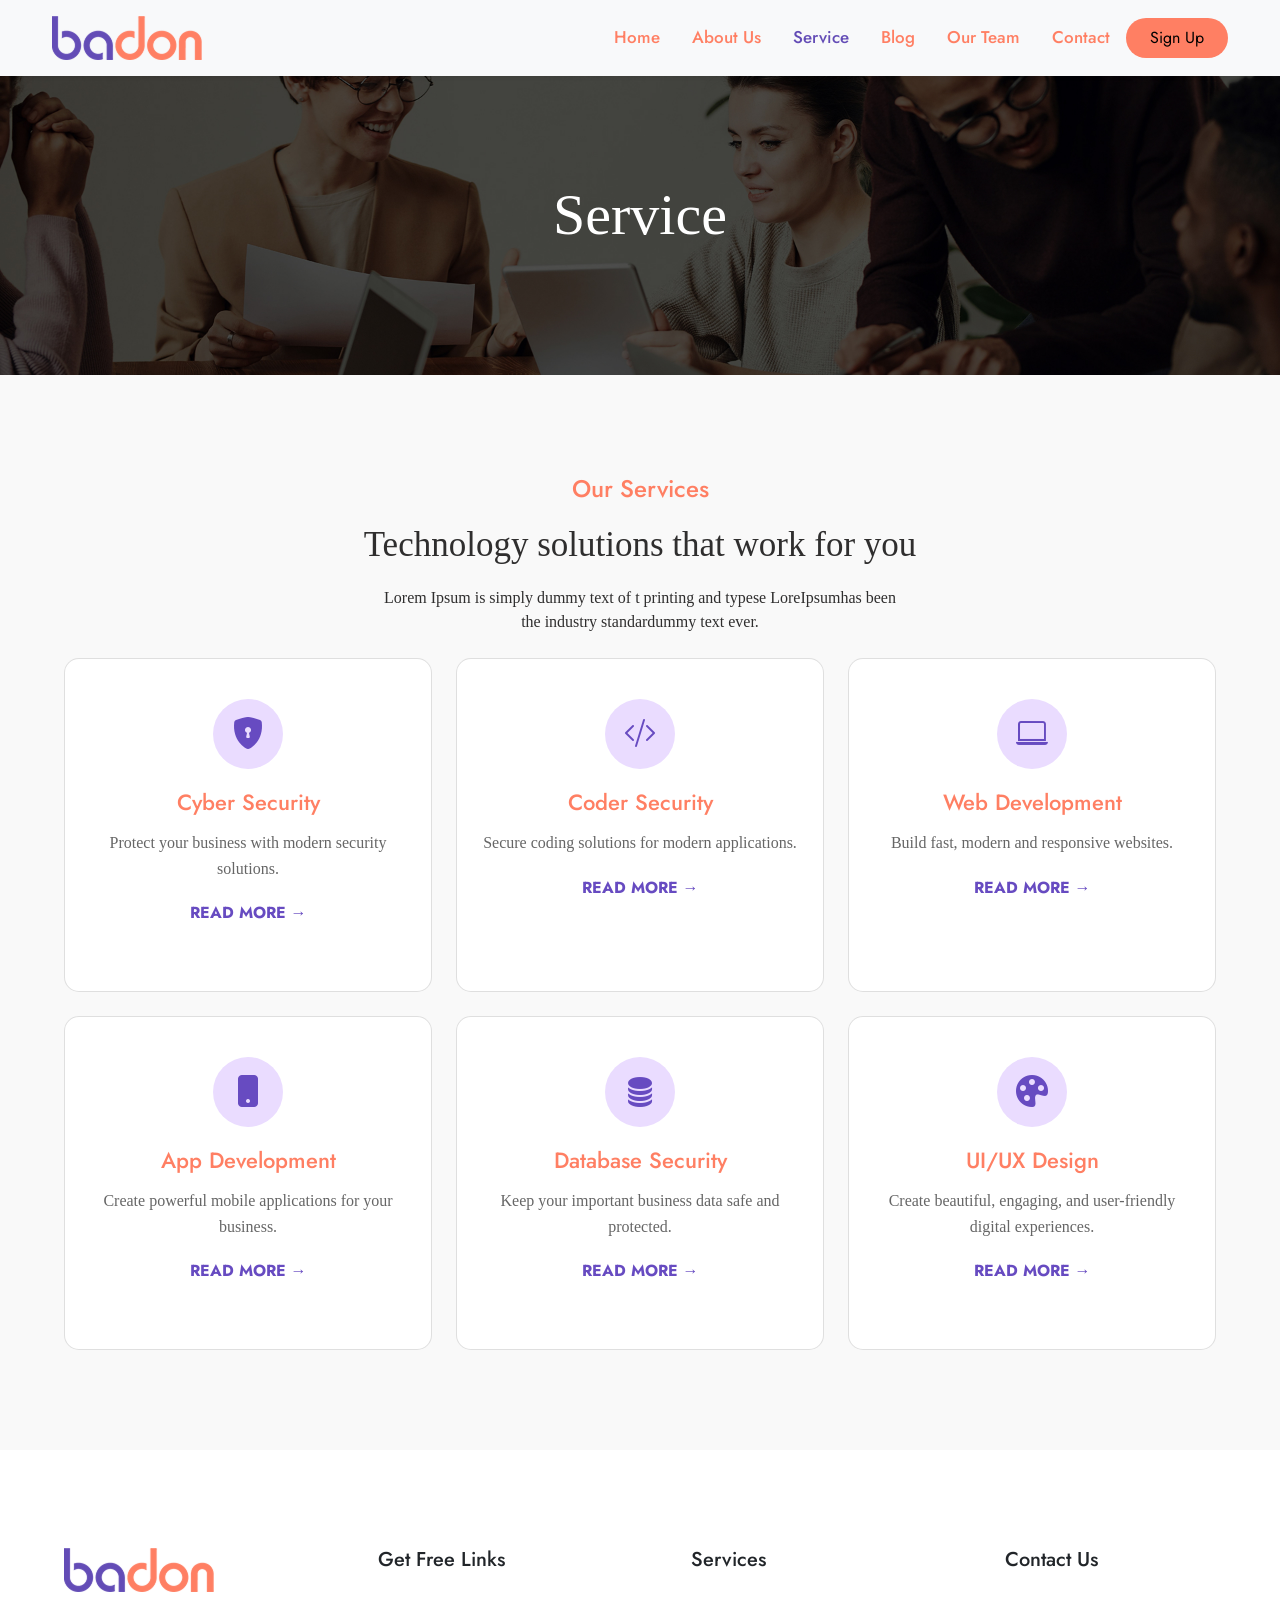
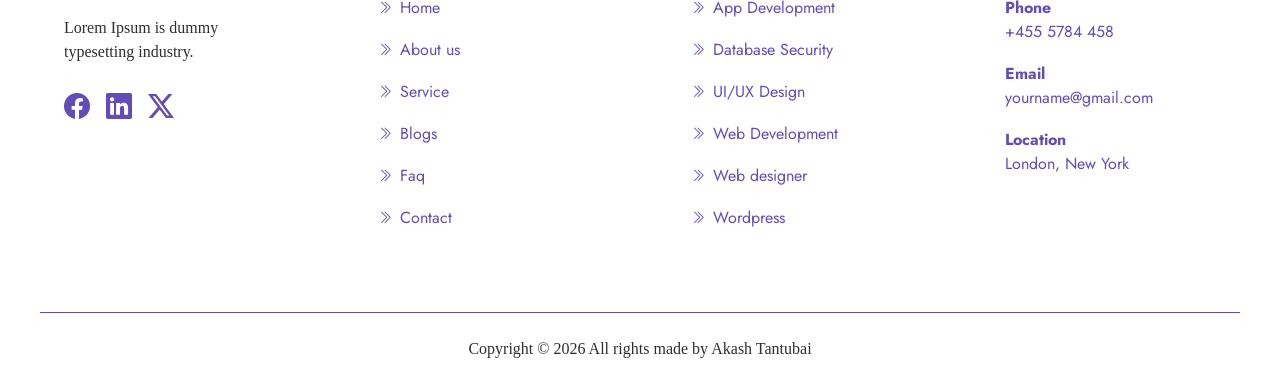
<file: services.html>
<!DOCTYPE html>
<html lang="en">

<head>
    <meta charset="UTF-8">
    <meta name="viewport" content="width=device-width, initial-scale=1.0">
    <title>IT SERVICE</title>

    <!-- fav-icon -->
    <link rel="icon" href="img/fav_logo.png" type="img/x-icon">

    <!-- Bootstrap CSS -->
    <link href="https://cdn.jsdelivr.net/npm/bootstrap@5.0.2/dist/css/bootstrap.min.css" rel="stylesheet"
        integrity="sha384-EVSTQN3/azprG1Anm3QDgpJLIm9Nao0Yz1ztcQTwFspd3yD65VohhpuuCOmLASjC" crossorigin="anonymous">

    <!--Owl-Carousel-link-->
    <link rel="stylesheet"
        href="https://cdnjs.cloudflare.com/ajax/libs/OwlCarousel2/2.3.4/assets/owl.carousel.min.css" />
    <link rel="stylesheet"
        href="https://cdnjs.cloudflare.com/ajax/libs/OwlCarousel2/2.3.4/assets/owl.theme.default.min.css" />

    <!--css link-->
    <link href="css_service/style.css" rel="stylesheet" type="text/css" />

    <!----------------------font link------------------------------>
    <link
        href="https://fonts.googleapis.com/css2?family=Jost:ital,wght@0,100..900;1,100..900&family=Mogra&family=Roboto:ital,wght@0,100..900;1,100..900&display=swap"
        rel="stylesheet">

    <!---icon link--->
    <link rel="stylesheet" href="https://cdn.jsdelivr.net/npm/bootstrap-icons@1.13.1/font/bootstrap-icons.min.css">
</head>

<body>

    <!--Start-navbar-->
    <nav class="navbar navbar-expand-lg navbar-light bg-light shadow-sm py-3">
        <div class="container">

            <!-- Brand Logo -->
            <img class="logo" src="img/logo_1.png" />

            <!-- Mobile Toggle -->
            <button class="navbar-toggler" type="button" data-bs-toggle="collapse" data-bs-target="#navbarNav"
                aria-controls="navbarNav" aria-expanded="false" aria-label="Toggle navigation">
                <i class="bi bi-justify"></i>
            </button>

            <!-- Nav Menu -->
            <div class="collapse navbar-collapse" id="navbarNav">
                <ul class="navbar-nav ms-auto">
                    <li class="nav-item">
                        <a class="nav-link px-3" href="index.html">Home</a>
                    </li>
                    <li class="nav-item">
                        <a class="nav-link px-3" href="about.html">About Us</a>
                    </li>
                    <li class="nav-item">
                        <a class="nav-link px-3" id="active" aria-current="page" href="services.html">Service</a>
                    </li>
                    <li class="nav-item">
                        <a class="nav-link px-3" href="blog.html">Blog</a>
                    </li>
                    <li class="nav-item">
                        <a class="nav-link px-3" href="ourteam.html">Our Team</a>
                    </li>
                    <li class="nav-item">
                        <a class="nav-link px-3" href="contact.html">Contact</a>
                    </li>
                </ul>
                <button type="button" class="nav-btn btn-primary btn-base rounded-pill px-4 py-2 gap-3">Sign Up</button>
            </div>
        </div>
    </nav>
    <!--End-navbar-->


    <!--Start-banner-->
    <section class="banner">
        <div class="container col-xxl-8 px-4 py-5">
            <div class="row flex-lg-row-reverse text-center d-flex justify-content-center align-items-center g-5">

                <h1>Service</h1>

            </div>
        </div>
    </section>
    <!--End-banner-->


    <!--Start-service-->
    <section class="service px-4">
        <div class="heading text-center">
            <h3>Our Services</h3>
            <h1>Technology solutions that work for you</h1>
            <p>Lorem Ipsum is simply dummy text of t printing and typese LoreIpsumhas been<br>
                the industry standardummy text ever.</p>
        </div>
        <div class="row container ">

            <div class="col-lg-4 col-md-6 mt-4">
                <!-- Cyber Security -->
                <div class="item">

                    <div class="service-card">

                        <div class="service-icon">
                            <i class="bi bi-shield-lock-fill"></i>
                        </div>

                        <h3>Cyber Security</h3>

                        <p>
                            Protect your business with modern
                            security solutions.
                        </p>

                        <a href="#">
                            READ MORE →
                        </a>

                    </div>

                </div>

            </div>


            <div class="col-lg-4 col-md-6 mt-4">
                <!-- Coder Security -->
                <div class="item">

                    <div class="service-card">

                        <div class="service-icon">
                            <i class="bi bi-code-slash"></i>
                        </div>

                        <h3>Coder Security</h3>

                        <p>
                            Secure coding solutions for modern
                            applications.
                        </p>

                        <a href="#">
                            READ MORE →
                        </a>

                    </div>

                </div>

            </div>


            <div class="col-lg-4 col-md-6 mt-4">
                <!-- Web Development -->
                <div class="item">

                    <div class="service-card">

                        <div class="service-icon">
                            <i class="bi bi-laptop"></i>
                        </div>

                        <h3>Web Development</h3>

                        <p>
                            Build fast, modern and responsive
                            websites.
                        </p>

                        <a href="#">
                            READ MORE →
                        </a>

                    </div>

                </div>

            </div>

            <div class="col-lg-4 col-md-6 mt-4">
                <!-- App Development -->
                <div class="item">

                    <div class="service-card">

                        <div class="service-icon">
                            <i class="bi bi-phone-fill"></i>
                        </div>

                        <h3>App Development</h3>

                        <p>
                            Create powerful mobile applications
                            for your business.
                        </p>

                        <a href="#">
                            READ MORE →
                        </a>

                    </div>

                </div>

            </div>


            <div class="col-lg-4 col-md-6 mt-4">
                <!-- Database -->
                <div class="item">

                    <div class="service-card">

                        <div class="service-icon">
                            <i class="bi bi-database-fill"></i>
                        </div>

                        <h3>Database Security</h3>

                        <p>
                            Keep your important business data
                            safe and protected.
                        </p>

                        <a href="#">
                            READ MORE →
                        </a>

                    </div>

                </div>

            </div>


            <div class="col-lg-4 col-md-6 mt-4">
                <!-- UI UX -->
                <div class="item">

                    <div class="service-card">

                        <div class="service-icon">
                            <i class="bi bi-palette-fill"></i>
                        </div>

                        <h3>UI/UX Design</h3>

                        <p>
                            Create beautiful, engaging, and
                            user-friendly digital experiences.
                        </p>

                        <a href="#">
                            READ MORE →
                        </a>

                    </div>

                </div>

            </div>

        </div>

        </div>

    </section>
    <!--End-service-->



    <!--Start-footer-->
    <section class="footer">
        <div class="container col-xxl-8 px-4 py-5 border-bottom">
            <footer class="row row-cols-1 row-cols-sm-2 row-cols-md-5 footer-section">
                <div class="col mb-3">
                    <img class="mx-lg-auto img-fluid" src="img/logo_1.png" />
                    <p class="mt-4 mb-4">Lorem Ipsum is dummy<br>
                        typesetting industry. </p>
                    <div class="icons d-flex gap-3">
                        <i class="bi bi-facebook"></i>
                        <i class="bi bi-linkedin"></i>
                        <i class="bi bi-twitter-x"></i>
                    </div>
                </div>

                <div class="col mb-3">
                    <h5 class="mb-4">Get Free Links</h5>
                    <ul class="nav flex-column">
                        <li class="nav-item mb-2"><a href="#" class="nav-link p-0 d-flex align-items-center gap-2"><i
                                    class="bi bi-chevron-double-right"></i>Home</a></li>
                        <li class="nav-item mb-2"><a href="#" class="nav-link p-0 d-flex align-items-center gap-2"><i
                                    class="bi bi-chevron-double-right"></i>About us</a></li>
                        <li class="nav-item mb-2"><a href="#" class="nav-link p-0 d-flex align-items-center gap-2"><i
                                    class="bi bi-chevron-double-right"></i>Service</a></li>
                        <li class="nav-item mb-2"><a href="#" class="nav-link p-0 d-flex align-items-center gap-2"><i
                                    class="bi bi-chevron-double-right"></i>Blogs</a></li>
                        <li class="nav-item mb-2"><a href="#" class="nav-link p-0 d-flex align-items-center gap-2"><i
                                    class="bi bi-chevron-double-right"></i>Faq</a></li>
                        <li class="nav-item mb-2"><a href="#" class="nav-link p-0 d-flex align-items-center gap-2"><i
                                    class="bi bi-chevron-double-right"></i>Contact</a></li>
                    </ul>
                </div>

                <div class="col mb-3">
                    <h5 class="mb-4">Services</h5>
                    <ul class="nav flex-column">
                        <li class="nav-item mb-2"><a href="#" class="nav-link p-0 d-flex align-items-center gap-2"><i
                                    class="bi bi-chevron-double-right"></i>App Development</a></li>
                        <li class="nav-item mb-2"><a href="#" class="nav-link p-0 d-flex align-items-center gap-2"><i
                                    class="bi bi-chevron-double-right"></i>Database Security</a></li>
                        <li class="nav-item mb-2"><a href="#" class="nav-link p-0 d-flex align-items-center gap-2"><i
                                    class="bi bi-chevron-double-right"></i>UI/UX Design</a></li>
                        <li class="nav-item mb-2"><a href="#" class="nav-link p-0 d-flex align-items-center gap-2"><i
                                    class="bi bi-chevron-double-right"></i>Web Development</a></li>
                        <li class="nav-item mb-2"><a href="#" class="nav-link p-0 d-flex align-items-center gap-2"><i
                                    class="bi bi-chevron-double-right"></i>Web designer</a></li>
                        <li class="nav-item mb-2"><a href="#" class="nav-link p-0 d-flex align-items-center gap-2"><i
                                    class="bi bi-chevron-double-right"></i>Wordpress</a></li>
                    </ul>
                </div>

                <div class="col mb-3">
                    <h5 class="mb-4">Contact Us</h5>
                    <ul class="nav flex-column">
                        <li class="nav-item mb-2"><a href="#" class="nav-link p-0"><strong>Phone</strong><br><span>+455
                                    5784 458</span></a></li>
                        <li class="nav-item mb-2"><a href="#"
                                class="nav-link p-0"><strong>Email</strong><br><span>yourname@gmail.com</span></a></li>
                        <li class="nav-item mb-2"><a href="#"
                                class="nav-link p-0"><strong>Location</strong><br><span>London, New York</span></a></li>

                    </ul>
                </div>
            </footer>
        </div>
        <div class="copyright text-center">
            <div class="line"></div>
            <p class="mt-4 mb-0">Copyright ©
                <script>document.write(new Date().getFullYear());</script> All rights made by<span> Akash
                    Tantubai</span>
            </p>
        </div>
    </section>
    <!--End-footer-->






















    <!-- Bootstrap JS -->
    <script src="https://cdn.jsdelivr.net/npm/bootstrap@5.0.2/dist/js/bootstrap.bundle.min.js"></script>

    <script src="https://code.jquery.com/jquery-3.6.0.min.js"></script>

</body>

</html>
</file>
<file: css_about/style.css>
* {
    box-sizing: border-box;
    --coral-color: #FF7F63;
    --denim-color: #634CB6;
    --black-color: #2F2E2E;
    --white-color: #fff;
    margin: 0;
    padding: 0;

}

.container {
    max-width: 1200px;
    width: 100%;
    margin: auto;
}

li {
    list-style: none;
}

a {
    text-decoration: none;
}

h1 {
    font-family: "Russo One", serif;
    color: var(--black-color);
    margin: 20px 0;
    font-size: 35px;
    font-weight: 100;
}

h3 {
    color: var(--coral-color);
    font-size: 24px;
    font-weight: 500;
}

h2,
h3,
h4 {
    font-family: "Jost", serif;
}

p {
    font-family: "Poppins", serif;
    color: var(--black-color);
    font-size: 16px;
    margin: 0;
    padding: 0;
}

body {
    margin: 0;
    padding: 0;
    font-family: "Jost", serif;
    background-color: #F9F9F9;
    overflow-x: hidden;
}


/*--Start-navbar--*/
.navbar {
    position: fixed;
    top: 0;
    width: 100%;
    z-index: 999;
}

.nav-item .nav-link {
    font-size: 17px;
    font-weight: 500;
}

.navbar-light .navbar-nav .nav-link,
.navbar-light .navbar-nav .nav-link.active {
    color: var(--coral-color);
}

.navbar-light .navbar-nav .nav-link:hover,
.navbar-light .navbar-nav .nav-link.active:hover {
    color: var(--denim-color);
}

.navbar .nav-btn {
    background-color: var(--coral-color);
    border: none;
}

.navbar .nav-btn:hover {
    background-color: var(--denim-color);
    transition: all 0.3s ease-in-out;
}

.navbar-toggler i {
    color: var(--coral-color);
    font-size: 32px;
}

.navbar-light .navbar-toggler {
    border: none;
}

#active {
    color: var(--denim-color);
}

/*--End-navbar--*/



/*--Start-banner--*/
.banner {
    background-image: url(../img/ban_img.jpg);
    height: 300px;
    margin: 75px 0px 40px 0px;
    background-size: cover;
    background-position: center;
    display: flex;
    justify-content: center;
    align-items: center
}

.banner h2 {
    font-size: 25px;
    margin: 25px 0;
    font-weight: 600;
}

.banner h1 {
    font-size: 58px;
    color: var(--white-color);
}

.banner h1 span {
    color: var(--denim-color);
}

.banner .btn {
    padding: 14px 32px;
    background-color: var(--denim-color);
    border: none;
}

.banner .btn:hover {
    background-color: var(--coral-color);
    border: none;
    box-shadow: 0px 10px 30px rgba(0, 0, 0, 0.2);
    transition: all 0.3s ease-in-out;
    scale: 1.05;
}

.banner img {
    width: 100%;
}

/*--End-banner--*/



/*--Start-about--*/
.aboutus {
    padding: 25px 0px 30px 0px;
}

.aboutus .btn {
    padding: 14px 32px;
    background-color: var(--denim-color);
    border: none;
}

.aboutus .btn:hover {
    background-color: var(--coral-color);
    border: none;
    box-shadow: 0px 10px 30px rgba(0, 0, 0, 0.2);
    transition: all 0.3s ease-in-out;
    scale: 1.05;
}

.aboutus .btn a {
    color: #fff;
    font-weight: 500;
}

.aboutus img {
    width: 100%;
}

.aboutus .line-area {
    display: flex;
    justify-content: space-around;
    align-items: center;
    gap: 16px;
}

.aboutus .line {
    width: 16px;
    height: 148px;
    background-color: var(--denim-color);
}

.aboutus h5 {
    font-size: 16px;
}

/*--End-about--*/


/*--Start-footer--*/
.footer {
    padding: 50px 0px 24px 0px;
    background-color: var(--white-color);
}

.border-bottom {
    border-bottom: 1px solid var(--denim-color) !important;
}

.footer .nav-link {
    font-size: 17px;
    margin-bottom: 10px;
    cursor: pointer;
    color: var(--denim-color);
    font-weight: 400;
}

.footer .nav-link i {
    font-size: 14px;
}

.footer .icons i {
    font-size: 26px;
    color: var(--denim-color);
}

.footer .nav-link:hover,
.footer .icons i:hover,
.footer .nav-link i:hover {
    cursor: pointer;
    color: var(--coral-color);
}

/*--End-footer--*/




/*--Start-footer--*/
.footer {
    padding: 50px 0px 24px 0px;
    background-color: var(--white-color);
}

.footer .footer-section {
    justify-content: space-between;
}

.border-bottom {
    border-bottom: 1px solid var(--denim-color) !important;
}

.footer .nav-link {
    font-size: 16px;
    margin-bottom: 10px;
    cursor: pointer;
    color: var(--denim-color);
    font-weight: 400;
    transition:
        transform 0.4s ease,
        box-shadow 0.4s ease;
}

.footer .nav-link i {
    font-size: 14px;
}

.footer .icons i {
    font-size: 26px;
    color: var(--denim-color);
}

.footer .nav-link:hover,
.footer .nav-link i:hover {
    cursor: pointer;
    color: var(--coral-color);
    transform: translatex(8px);
}

.footer .icons i:hover {
    cursor: pointer;
    color: var(--coral-color);
}

/*--End-footer--*/







/* Responsive */


@media (max-width: 1024px) {

    .nav-item .nav-link {
        font-size: 16px;
    }

    .navbar .logo {
        width: 12%;
    }

    .banner h1 {
        font-size: 50px;
    }

    .aboutus .btn {
        padding: 12px 26px;
    }

    h1 {
        font-size: 32px;

    }

    .circle-stroke {
        width: 390px;
        height: 390px;

    }

    .main-circle {
        width: 240px;
        height: 240px;
    }

    .owl-carousel .item {
        padding: 0px;
    }
}






@media (max-width: 805px) {

    .navbar .logo {
        width: 14%;
    }

    .ban-text {
        text-align: center;
    }

    h3 {
        font-size: 22px;
    }

    .blog-item {
        padding: 16px;
    }

    .footer h5 {
        font-size: 19px;
    }

    .footer .footer-section {
        gap: 32px;
        justify-content: center;
    }

}


@media (max-width: 430px) {

    .navbar .logo {
       width: 30%;
    }

    .banner h1 {
        font-size: 38px;
    }

    .banner h2 {
        font-size: 20px;
        margin: 20px 0;
    }

    .aboutus .btn {
        padding: 10px 22px;
    }

    h1 {
        font-size: 26px;
        margin: 20px 0;

    }

    .about-content p {
        font-size: 15px;
        margin-bottom: 18px;
    }

    .circle-stroke {
        width: 350px;
        height: 350px;
    }

    .main-circle {
        width: 240px;
        height: 240px;
    }

    .footer-section {
        text-align: center !important;
    }

    .footer-section .icons {
        justify-content: center;
    }

    .flex-column {
        align-items: center;
    }

    .copyright p {
        font-size: 14px;
    }

    h3 {
        font-size: 20px;
    }
}
</file>
<file: css_blog/style.css>
* {
    box-sizing: border-box;
    --coral-color: #FF7F63;
    --denim-color: #634CB6;
    --black-color: #2F2E2E;
    --white-color: #fff;
    margin: 0;
    padding: 0;

}

.container {
    max-width: 1200px;
    width: 100%;
    margin: auto;
}

li {
    list-style: none;
}

a {
    text-decoration: none;
}

h1 {
    font-family: "Russo One", serif;
    color: var(--black-color);
    margin: 20px 0;
    font-size: 35px;
    font-weight: 100;
}

h3 {
    color: var(--coral-color);
    font-size: 24px;
    font-weight: 500;
}

h2,
h3,
h4 {
    font-family: "Jost", serif;
}

p {
    font-family: "Poppins", serif;
    color: var(--black-color);
    font-size: 16px;
    margin: 0;
    padding: 0;
}

body {
    margin: 0;
    padding: 0;
    font-family: "Jost", serif;
    background-color: #F9F9F9;
    overflow-x: hidden;
}


/*--Start-navbar--*/
.navbar {
    position: fixed;
    top: 0;
    width: 100%;
    z-index: 999;
}

.nav-item .nav-link {
    font-size: 17px;
    font-weight: 500;
}

.navbar-light .navbar-nav .nav-link,
.navbar-light .navbar-nav .nav-link.active {
    color: var(--coral-color);
}

.navbar-light .navbar-nav .nav-link:hover,
.navbar-light .navbar-nav .nav-link.active:hover {
    color: var(--denim-color);
}

.navbar .nav-btn {
    background-color: var(--coral-color);
    border: none;
}

.navbar .nav-btn:hover {
    background-color: var(--denim-color);
    transition: all 0.3s ease-in-out;
}

.navbar-toggler i {
    color: var(--coral-color);
    font-size: 32px;
}

.navbar-light .navbar-toggler {
    border: none;
}

#active {
    color: var(--denim-color);
}

/*--End-navbar--*/



/*--Start-banner--*/
.banner {
    background-image: url(../img/ban_img.jpg);
    height: 300px;
    margin: 75px 0px 0px 0px;
    background-size: cover;
    background-position: center;
    display: flex;
    justify-content: center;
    align-items: center
}

.banner h2 {
    font-size: 25px;
    margin: 25px 0;
    font-weight: 600;
}

.banner h1 {
    font-size: 58px;
    color: var(--white-color);
}

.banner h1 span {
    color: var(--denim-color);
}

.banner .btn {
    padding: 14px 32px;
    background-color: var(--denim-color);
    border: none;
}

.banner .btn:hover {
    background-color: var(--coral-color);
    border: none;
    box-shadow: 0px 10px 30px rgba(0, 0, 0, 0.2);
    transition: all 0.3s ease-in-out;
    scale: 1.05;
}

.banner img {
    width: 100%;
}

/*--End-banner--*/



/* CREATIVE BLOG SECTION */

.creative-blog-section {
    padding: 100px 0;
}


/* HEADING */

.blog-heading {
    text-align: center;
    max-width: 650px;
    margin: 0 auto 35px;
}


.blog-subtitle {
    display: inline-block;
    color: #ff735f;
    font-size: 14px;
    font-weight: 700;
    letter-spacing: 2px;
    margin-bottom: 12px;
}


.blog-heading h2 {
    color: #151a28;
    font-size: 42px;
    font-weight: 800;
    margin-bottom: 15px;
}


.blog-heading p {
    color: #6b6f7a;
    font-size: 15px;
    line-height: 1.7;
    margin: 0;
}


/* FILTER BUTTONS */

.blog-filters {
    display: flex;
    justify-content: center;
    align-items: center;
    gap: 12px;
    flex-wrap: wrap;
    margin-bottom: 12px;
}


.filter-btn {
    border: 1px solid #e3def8;
    background: #ffffff;
    color: #674bc1;
    padding: 9px 20px;
    border-radius: 30px;
    font-size: 13px;
    font-weight: 600;
    cursor: pointer;
    transition: 0.3s ease;
}


.filter-btn:hover {
    background: #674bc1;
    color: #ffffff;
    border-color: #674bc1;
}


.filter-btn.active {
    background: #674bc1;
    color: #ffffff;
    border-color: #674bc1;
}


/* FEATURED BLOG */

.featured-blog {
    height: 100%;
    background: #ffffff;
    border-radius: 24px;
    overflow: hidden;
    box-shadow:
        0 15px 50px rgba(42, 27, 90, 0.08);

    transition:
        transform 0.4s ease,
        box-shadow 0.4s ease;
}


.featured-blog:hover {
    transform: translateY(-8px);
    box-shadow:
        0 25px 60px rgba(42, 27, 90, 0.14);
}


/* FEATURED IMAGE */

.featured-image {
    position: relative;
    height: 300px;
    overflow: hidden;
}


.featured-image img {
    width: 100%;
    height: 100%;
    object-fit: cover;
    transition: transform 0.6s ease;
}


.featured-blog:hover .featured-image img {
    transform: scale(1.08);
}


.featured-badge {
    position: absolute;
    top: 20px;
    left: 20px;
    background: #ff735f;
    color: #ffffff;
    padding: 7px 15px;
    border-radius: 20px;
    font-size: 11px;
    font-weight: 700;
}


/* FEATURED CONTENT */

.featured-content {
    padding: 30px;
}


.blog-meta {
    display: flex;
    align-items: center;
    gap: 10px;
    color: #674bc1;
    font-size: 12px;
    font-weight: 600;
    margin-bottom: 15px;
}


.featured-content h3 {
    color: #171b29;
    font-size: 28px;
    line-height: 1.25;
    font-weight: 800;
    margin-bottom: 15px;
}


.featured-content p {
    color: #70747e;
    font-size: 14px;
    line-height: 1.7;
    margin-bottom: 22px;
}


/* NORMAL BLOG CARD */

.modern-blog-card {
    height: 100%;
    background: #ffffff;
    border-radius: 20px;
    overflow: hidden;
    box-shadow:
        0 12px 35px rgba(42, 27, 90, 0.07);
    transition:
        transform 0.4s ease,
        box-shadow 0.4s ease;
}


.modern-blog-card:hover {
    transform: translateY(-8px);

    box-shadow:
        0 22px 45px rgba(42, 27, 90, 0.13);
}


/* CARD IMAGE */

.blog-card-image {
    height: 205px;
    position: relative;
    overflow: hidden;
}


.blog-card-image img {
    width: 100%;
    height: 100%;
    object-fit: cover;
    transition: transform 0.6s ease;
}


.modern-blog-card:hover .blog-card-image img {
    transform: scale(1.08);
}


/* CATEGORY */

.category-tag {
    position: absolute;
    left: 15px;
    bottom: 15px;
    background: rgba(255, 255, 255, 0.94);
    color: #674bc1;
    padding: 6px 12px;
    border-radius: 20px;
    font-size: 12px;
    font-weight: 700;
}


/* CARD CONTENT */

.blog-card-content {
    padding: 23px;
}


.blog-date {
    display: block;
    color: #ff735f;
    font-size: 14px;
    font-weight: 600;
    margin-bottom: 10px;
}


.blog-card-content h4 {
    color: #181c28;
    font-size: 19px;
    line-height: 1.35;
    font-weight: 750;
    margin-bottom: 12px;
}


.blog-card-content p {
    color: #737780;
    font-size: 14px;
    line-height: 1.65;
    margin-bottom: 20px;
}


/* READ ARTICLE*/

.article-link {
    display: inline-flex;
    align-items: center;
    gap: 12px;
    color: #674bc1;
    text-decoration: none;
    text-transform: uppercase;
    font-size: 14px;
    font-weight: 700;
    letter-spacing: 0.5px;
}


.article-link span {
    font-size: 22px;
    font-weight: 300;
    transition: transform 0.3s ease;
}


.article-link:hover {
    color: #ff735f;
}


.article-link:hover span {
    transform: translateX(7px);
}


/* FILTER ANIMATION */

.blog-item {
    transition:
        opacity 0.35s ease,
        transform 0.35s ease;
}


.blog-item.hide-blog {
    display: none;
}


/* TABLET */

@media (max-width: 991.98px) {

    .creative-blog-section {
        padding: 75px 0;
    }

    .blog-heading h2 {
        font-size: 36px;
    }

    .featured-image {
        height: 280px;
    }

    .featured-content h3 {
        font-size: 25px;
    }

    .blog-card-image {
        height: 190px;
    }

}


/* MOBILE */

@media (max-width: 767.98px) {

    .creative-blog-section {
        padding: 60px 15px;
    }

    .blog-heading {
        margin-bottom: 25px;
    }

    .blog-heading h2 {
        font-size: 31px;
    }

    .blog-heading p {
        font-size: 13px;
    }

    .blog-filters {
        gap: 8px;

        margin-bottom: 30px;
    }

    .filter-btn {
        padding: 8px 15px;

        font-size: 11px;
    }

    .featured-image {
        height: 230px;
    }

    .featured-content {
        padding: 23px;
    }

    .featured-content h3 {
        font-size: 23px;
    }

    .blog-card-image {
        height: 220px;
    }

}


/* SMALL MOBILE*/

@media (max-width: 480px) {

    .creative-blog-section {
        padding: 50px 12px;
    }

    .blog-heading h2 {
        font-size: 27px;
    }

    .featured-image {
        height: 200px;
    }

    .featured-content h3 {
        font-size: 20px;
    }

    .featured-content p {
        font-size: 13px;
    }

    .blog-card-image {
        height: 200px;
    }

    .blog-card-content h4 {
        font-size: 18px;
    }

}

/*-- End blog --*/






/*--Start-footer--*/
.footer {
    padding: 50px 0px 24px 0px;
    background-color: var(--white-color);
}

.footer .footer-section {
    justify-content: space-between;
}

.border-bottom {
    border-bottom: 1px solid var(--denim-color) !important;
}

.footer .nav-link {
    font-size: 16px;
    margin-bottom: 10px;
    cursor: pointer;
    color: var(--denim-color);
    font-weight: 400;
    transition:
        transform 0.4s ease,
        box-shadow 0.4s ease;
}

.footer .nav-link i {
    font-size: 14px;
}

.footer .icons i {
    font-size: 26px;
    color: var(--denim-color);
}

.footer .nav-link:hover,
.footer .nav-link i:hover {
    cursor: pointer;
    color: var(--coral-color);
    transform: translatex(8px);
}

.footer .icons i:hover {
    cursor: pointer;
    color: var(--coral-color);
}

/*--End-footer--*/







/* Responsive */


@media (max-width: 1024px) {

    .nav-item .nav-link {
        font-size: 16px;
    }

    .navbar .logo {
        width: 12%;
    }

    .banner h1 {
        font-size: 50px;
    }

    .aboutus .btn {
        padding: 12px 26px;
    }

    h1 {
        font-size: 32px;

    }

    .circle-stroke {
        width: 390px;
        height: 390px;

    }

    .main-circle {
        width: 240px;
        height: 240px;
    }

    .owl-carousel .item {
        padding: 0px;
    }
}






@media (max-width: 805px) {

    .navbar .logo {
        width: 14%;
    }

    .ban-text {
        text-align: center;
    }

    h3 {
        font-size: 22px;
    }

    .blog-item {
        padding: 16px;
    }

    .footer h5 {
        font-size: 19px;
    }

    .footer .footer-section {
        gap: 32px;
        justify-content: center;
    }

}


@media (max-width: 430px) {

    .navbar .logo {
        width: 30%;
    }

    .banner h1 {
        font-size: 38px;
    }

    .banner h2 {
        font-size: 20px;
        margin: 20px 0;
    }

    .aboutus .btn {
        padding: 10px 22px;
    }

    h1 {
        font-size: 26px;
        margin: 20px 0;

    }

    .about-content p {
        font-size: 15px;
        margin-bottom: 18px;
    }

    .circle-stroke {
        width: 350px;
        height: 350px;
    }

    .main-circle {
        width: 240px;
        height: 240px;
    }

    .footer-section {
        text-align: center !important;
    }

    .footer-section .icons {
        justify-content: center;
    }

    .flex-column {
        align-items: center;
    }

    .copyright p {
        font-size: 14px;
    }

    h3 {
        font-size: 20px;
    }
}
</file>
<file: css_contact/style.css>
* {
    box-sizing: border-box;
    --coral-color: #FF7F63;
    --denim-color: #634CB6;
    --black-color: #2F2E2E;
    --white-color: #fff;
    margin: 0;
    padding: 0;

}

.container {
    max-width: 1200px;
    width: 100%;
    margin: auto;
}

li {
    list-style: none;
}

a {
    text-decoration: none;
}

h1 {
    font-family: "Russo One", serif;
    color: var(--black-color);
    margin: 25px 0;
    font-size: 35px;
    font-weight: 100;
}

h3 {
    color: var(--coral-color);
    font-size: 27px;
    font-weight: 500;
}

h2,
h3,
h4 {
    font-family: "Jost", serif;
}

p {
    font-family: "Poppins", serif;
    color: var(--black-color);
    font-size: 16px;
    margin: 0;
    padding: 0;
}

body {
    margin: 0;
    padding: 0;
    font-family: "Jost", serif;
    background-color: #F9F9F9;
    overflow-x: hidden;
}


/*--Start-navbar--*/
.navbar {
    position: fixed;
    top: 0;
    width: 100%;
    z-index: 999;
}

.nav-item .nav-link {
    font-size: 17px;
    font-weight: 500;
}

.navbar-light .navbar-nav .nav-link,
.navbar-light .navbar-nav .nav-link.active {
    color: var(--coral-color);
}

.navbar-light .navbar-nav .nav-link:hover,
.navbar-light .navbar-nav .nav-link.active:hover {
    color: var(--denim-color);
}

.navbar .nav-btn {
    background-color: var(--coral-color);
    border: none;
}

.navbar .nav-btn:hover {
    background-color: var(--denim-color);
    transition: all 0.3s ease-in-out;
}

.navbar-toggler i {
    color: var(--coral-color);
    font-size: 32px;
}

.navbar-light .navbar-toggler {
    border: none;
}

#active {
    color: var(--denim-color);
}

/*--End-navbar--*/



/*--Start-banner--*/
.banner {
    background-image: url(../img/ban_img.jpg);
    height: 300px;
    margin: 75px 0px 0px 0px;
    background-size: cover;
    background-position: center;
    display: flex;
    justify-content: center;
    align-items: center
}

.banner h2 {
    font-size: 25px;
    margin: 25px 0;
    font-weight: 600;
}

.banner h1 {
    font-size: 58px;
    color: var(--white-color);
}

.banner h1 span {
    color: var(--denim-color);
}

.banner .btn {
    padding: 14px 32px;
    background-color: var(--denim-color);
    border: none;
}

.banner .btn:hover {
    background-color: var(--coral-color);
    border: none;
    box-shadow: 0px 10px 30px rgba(0, 0, 0, 0.2);
    transition: all 0.3s ease-in-out;
    scale: 1.05;
}

.banner img {
    width: 100%;
}

/*--End-banner--*/



/*--Start-contact--*/
.contact {
    padding: 100px 0px 0px 0px;
}

.contact h2 {
    color: var(--denim-color);
    font-size: 26px;
    text-align: left;
}

.contact a,
.contact i {
    color: var(--denim-color);

}

.contact-area {
    border-radius: 12px;
    box-shadow: 0px 10px 30px rgba(0, 0, 0, 0.1);
    border: none;
    padding: 16px;
}

/*--End-contact--*/


/*--start-form-area--*/
.form-area {
    padding: 130px 0px 100px 0px;
}

.form-area .form {
    display: flex;
    gap: 31px;
    align-items: center;
    margin-top: 50px;

}


.form-area .form .text {

    padding: 16px 15px;
    font-size: 18px;
    background-color: var(--white-color);
    box-shadow: 0px 10px 30px rgba(0, 0, 0, 0.1);
    border: 1px solid rgba(0, 0, 0, .125);
    border-radius: 7px;
    width: 100%;
    outline: none;
}


#message {

    width: 100%;
    padding: 18px 15px;
    border-radius: 7px;
    border: none;
    font-size: 16px;
    background-color: var(--white-color);
    height: 150px;
    box-shadow: 0px 10px 30px rgba(0, 0, 0, 0.1);
    border: 1px solid rgba(0, 0, 0, .125);
    border-radius: 7px;
    font-size: 18px;
    margin-top: 40px;
    outline: none;
}

.send-btn {
    background: var(--denim-color);
    border: none;
    color: #fff;
    padding: 10px 40px;
    border-radius: 30px;
    font-weight: 500;
}

.send-btn:hover {
    background-color: var(--coral-color);
    transition: all 0.3s ease-in-out;
    scale: 1.05;
}

/*--End-form-area--*/



/*--Start-footer--*/
.footer {
    padding: 50px 0px 24px 0px;
    background-color: var(--white-color);
}

.footer .footer-section {
    justify-content: space-between;
}

.border-bottom {
    border-bottom: 1px solid var(--denim-color) !important;
}

.footer .nav-link {
    font-size: 16px;
    margin-bottom: 10px;
    cursor: pointer;
    color: var(--denim-color);
    font-weight: 400;
    transition:
        transform 0.4s ease,
        box-shadow 0.4s ease;
}

.footer .nav-link i {
    font-size: 14px;
}

.footer .icons i {
    font-size: 26px;
    color: var(--denim-color);
}

.footer .nav-link:hover,
.footer .nav-link i:hover {
    cursor: pointer;
    color: var(--coral-color);
    transform: translatex(8px);
}

.footer .icons i:hover {
    cursor: pointer;
    color: var(--coral-color);
}

/*--End-footer--*/








/* Responsive */


@media (max-width: 1024px) {

    .nav-item .nav-link {
        font-size: 16px;
    }

    .navbar .logo {
        width: 12%;
    }

    .banner h1 {
        font-size: 50px;
    }

}




@media (max-width: 910px) {
    .row-cols-md-4>* {
        flex: 0 0 auto;
        width: 50%;
    }
}




@media (max-width: 805px) {

    .navbar .logo {
        width: 14%;
    }

    .ban-text {
        text-align: center;
    }

    h3 {
        font-size: 22px;
    }

    .form-area .form {
        flex-direction: column;
    }

    .footer h5 {
        font-size: 19px;
    }

    .footer .footer-section {
        gap: 32px;
        justify-content: center;
    }

}



@media (max-width: 480px) {
    .row-cols-md-4>* {
        flex: 0 0 auto;
        width: 100%;
    }
}


@media (max-width: 430px) {

    .navbar .logo {
       width: 30%;
    }

    .banner h1 {
        font-size: 38px;
    }

    .banner h2 {
        font-size: 20px;
        margin: 20px 0;
    }

    h1 {
        font-size: 26px;
        margin: 20px 0;

    }

    .footer-section {
        text-align: center !important;
    }

    .footer-section .icons {
        justify-content: center;
    }

    .flex-column {
        align-items: center;
    }

    .copyright p {
        font-size: 14px;
    }

    h3 {
        font-size: 20px;
    }
}
</file>
<file: css_ourteam/style.css>
* {
    box-sizing: border-box;
    --coral-color: #FF7F63;
    --denim-color: #634CB6;
    --black-color: #2F2E2E;
    --white-color: #fff;
    margin: 0;
    padding: 0;

}

.container {
    max-width: 1200px;
    width: 100%;
    margin: auto;
}

li {
    list-style: none;
}

a {
    text-decoration: none;
}

h1 {
    font-family: "Russo One", serif;
    color: var(--black-color);
    margin: 25px 0;
    font-size: 35px;
    font-weight: 100;
}

h3 {
    color: var(--coral-color);
    font-size: 27px;
    font-weight: 500;
}

h2,
h3,
h4 {
    font-family: "Jost", serif;
}

p {
    font-family: "Poppins", serif;
    color: var(--black-color);
    font-size: 16px;
    margin: 0;
    padding: 0;
}

body {
    margin: 0;
    padding: 0;
    font-family: "Jost", serif;
    background-color: #F9F9F9;
    overflow-x: hidden;
}


/*--Start-navbar--*/
.navbar {
    position: fixed;
    top: 0;
    width: 100%;
    z-index: 999;
}

.nav-item .nav-link {
    font-size: 17px;
    font-weight: 500;
}

.navbar-light .navbar-nav .nav-link,
.navbar-light .navbar-nav .nav-link.active {
    color: var(--coral-color);
}

.navbar-light .navbar-nav .nav-link:hover,
.navbar-light .navbar-nav .nav-link.active:hover {
    color: var(--denim-color);
}

.navbar .nav-btn {
    background-color: var(--coral-color);
    border: none;
}

.navbar .nav-btn:hover {
    background-color: var(--denim-color);
    transition: all 0.3s ease-in-out;
}

.navbar-toggler i {
    color: var(--coral-color);
    font-size: 32px;
}

.navbar-light .navbar-toggler {
    border: none;
}

#active {
    color: var(--denim-color);
}

/*--End-navbar--*/



/*--Start-banner--*/
.banner {
    background-image: url(../img/ban_img.jpg);
    height: 300px;
    margin: 75px 0;
    background-size: cover;
    background-position: center;
    display: flex;
    justify-content: center;
    align-items: center
}

.banner h2 {
    font-size: 25px;
    margin: 25px 0;
    font-weight: 600;
}

.banner h1 {
    font-size: 58px;
    color: var(--white-color);
}

.banner h1 span {
    color: var(--denim-color);
}

.banner .btn {
    padding: 14px 32px;
    background-color: var(--denim-color);
    border: none;
}

.banner .btn:hover {
    background-color: var(--coral-color);
    border: none;
    box-shadow: 0px 10px 30px rgba(0, 0, 0, 0.2);
    transition: all 0.3s ease-in-out;
    scale: 1.05;
}

.banner img {
    width: 100%;
}

/*--End-banner--*/



/*--Start-ourteam-area--*/
.team-card {
    background: #fff;
    padding: 16px;
    border-radius: 12px;
    text-align: center;
    cursor: pointer;
    box-shadow: 0 12px 35px rgba(42, 27, 90, 0.07);
}


/* Image wrapper */
.team-image {
    position: relative;
    overflow: hidden;
    border-radius: 5px;
}


.team-image img {
    width: 100%;
    height: 250px;
    object-fit: cover;
    display: block;
}


/* Social Box */
.social-box {
    position: absolute;

    left: 0;
    right: 0;
    bottom: -70px;

    height: 70px;

    display: flex;
    justify-content: center;
    align-items: center;
    gap: 12px;

    background: rgba(103, 75, 193, 0.90);

    transition: all 0.4s ease;
}


/* Hover card */
.team-card:hover .social-box {
    bottom: 0;
}


/* Social Icons */
.social-box a {
    width: 38px;
    height: 38px;

    display: flex;
    align-items: center;
    justify-content: center;

    background: #fff;
    color: #674bc1;

    border-radius: 50%;

    text-decoration: none;

    transition: 0.3s ease;
}


.social-box a:hover {
    background: #ff6b55;
    color: #fff;
    transform: translateY(-3px);
}


/* Text */
.team-info {
    padding-top: 14px;
}

.team-info h4 {
    margin: 0;
    font-size: 23px;
}

.team-info p {
    margin: 7px 0 0;
    color: #666;
}

/*--End-blog--*/



/*--Start-footer--*/
.footer {
    padding: 50px 0px 24px 0px;
    background-color: var(--white-color);
}

.footer .footer-section {
    justify-content: space-between;
}

.border-bottom {
    border-bottom: 1px solid var(--denim-color) !important;
}

.footer .nav-link {
    font-size: 16px;
    margin-bottom: 10px;
    cursor: pointer;
    color: var(--denim-color);
    font-weight: 400;
    transition:
        transform 0.4s ease,
        box-shadow 0.4s ease;
}

.footer .nav-link i {
    font-size: 14px;
}

.footer .icons i {
    font-size: 26px;
    color: var(--denim-color);
}

.footer .nav-link:hover,
.footer .nav-link i:hover {
    cursor: pointer;
    color: var(--coral-color);
    transform: translatex(8px);
}

.footer .icons i:hover {
    cursor: pointer;
    color: var(--coral-color);
}

/*--End-footer--*/






/* Responsive */


@media (max-width: 1024px) {

    .nav-item .nav-link {
        font-size: 16px;
    }

    .navbar .logo {
        width: 12%;
    }

    .banner h1 {
        font-size: 50px;
    }

    .aboutus .btn {
        padding: 12px 26px;
    }

    h1 {
        font-size: 32px;

    }

    .circle-stroke {
        width: 390px;
        height: 390px;

    }

    .main-circle {
        width: 240px;
        height: 240px;
    }

    .owl-carousel .item {
        padding: 0px;
    }
}






@media (max-width: 805px) {

    .navbar .logo {
        width: 14%;
    }

    .ban-text {
        text-align: center;
    }

    h3 {
        font-size: 22px;
    }

    .blog-item {
        padding: 16px;
    }

    .footer h5 {
        font-size: 19px;
    }

    .footer .footer-section {
        gap: 32px;
        justify-content: center;
    }

}


@media (max-width: 430px) {

    .navbar .logo {
        width: 30%;
    }

    .banner h1 {
        font-size: 38px;
    }

    .banner h2 {
        font-size: 20px;
        margin: 20px 0;
    }

    .aboutus .btn {
        padding: 10px 22px;
    }

    h1 {
        font-size: 26px;
        margin: 20px 0;

    }

    .about-content p {
        font-size: 15px;
        margin-bottom: 18px;
    }

    .circle-stroke {
        width: 350px;
        height: 350px;
    }

    .main-circle {
        width: 240px;
        height: 240px;
    }

    .footer-section {
        text-align: center !important;
    }

    .footer-section .icons {
        justify-content: center;
    }

    .flex-column {
        align-items: center;
    }

    .copyright p {
        font-size: 14px;
    }

    h3 {
        font-size: 20px;
    }
}
</file>
<file: css_service/style.css>
* {
    box-sizing: border-box;
    --coral-color: #FF7F63;
    --denim-color: #634CB6;
    --black-color: #2F2E2E;
    --white-color: #fff;
    margin: 0;
    padding: 0;

}

.container {
    max-width: 1200px;
    width: 100%;
    margin: auto;
}

li {
    list-style: none;
}

a {
    text-decoration: none;
}

h1 {
    font-family: "Russo One", serif;
    color: var(--black-color);
    margin: 20px 0;
    font-size: 35px;
    font-weight: 100;
}

h3 {
    color: var(--coral-color);
    font-size: 24px;
    font-weight: 500;
}

h2,
h3,
h4 {
    font-family: "Jost", serif;
}

p {
    font-family: "Poppins", serif;
    color: var(--black-color);
    font-size: 16px;
    margin: 0;
    padding: 0;
}

body {
    margin: 0;
    padding: 0;
    font-family: "Jost", serif;
    background-color: #F9F9F9;
    overflow-x: hidden;
}


/*--Start-navbar--*/
.navbar {
    position: fixed;
    top: 0;
    width: 100%;
    z-index: 999;
}

.nav-item .nav-link {
    font-size: 17px;
    font-weight: 500;
}

.navbar-light .navbar-nav .nav-link,
.navbar-light .navbar-nav .nav-link.active {
    color: var(--coral-color);
}

.navbar-light .navbar-nav .nav-link:hover,
.navbar-light .navbar-nav .nav-link.active:hover {
    color: var(--denim-color);
}

.navbar .nav-btn {
    background-color: var(--coral-color);
    border: none;
}

.navbar .nav-btn:hover {
    background-color: var(--denim-color);
    transition: all 0.3s ease-in-out;
}

.navbar-toggler i {
    color: var(--coral-color);
    font-size: 32px;
}

.navbar-light .navbar-toggler {
    border: none;
}

#active {
    color: var(--denim-color);
}

/*--End-navbar--*/



/*--Start-banner--*/
.banner {
    background-image: url(../img/ban_img.jpg);
    height: 300px;
    margin: 75px 0px 0px 0px;
    background-size: cover;
    background-position: center;
    display: flex;
    justify-content: center;
    align-items: center
}

.banner h2 {
    font-size: 25px;
    margin: 25px 0;
    font-weight: 600;
}

.banner h1 {
    font-size: 58px;
    color: var(--white-color);
}

.banner h1 span {
    color: var(--denim-color);
}

.banner .btn {
    padding: 14px 32px;
    background-color: var(--denim-color);
    border: none;
}

.banner .btn:hover {
    background-color: var(--coral-color);
    border: none;
    box-shadow: 0px 10px 30px rgba(0, 0, 0, 0.2);
    transition: all 0.3s ease-in-out;
    scale: 1.05;
}

.banner img {
    width: 100%;
}

/*--End-banner--*/




/*--Start-service--*/
.service {
    padding: 100px 0px;
}

.service-card {
    padding: 40px 25px;
    text-align: center;
    background: white;
    border-radius: 15px;
    border: 1px solid rgba(0, 0, 0, .125);
    transition:
        transform 0.4s ease,
        box-shadow 0.4s ease;
    overflow: hidden;
    cursor: pointer;
    height: 334px;

}

.service-card h3 {
    margin-bottom: 15px;
    font-size: 22px;
}

.service-card:hover {
    transform: translateY(-8px);
}


.service-card p {
    margin-bottom: 20px;
    color: #666;
    line-height: 1.6;
}


.service-card a {
    color: #674bc1;
    text-decoration: none;
    font-weight: bold;
}


/* Owl spacing */

/* .owl-carousel .item {
    padding: 15px;
} */


/* Dots */

.service-icon {
    width: 70px;
    height: 70px;
    margin: 0 auto 20px;
    display: flex;
    align-items: center;
    justify-content: center;
    border-radius: 50%;
    background: #eadcff;
}


.service-icon i {
    font-size: 32px;
    color: #674bc1;
}

/*--End-service--*/

/* IT SERVICES SECTION */

.it-services-section {
    padding: 80px 0;
    background: #ffffff;
}


/* LEFT CONTENT */

.service-content {
    margin-bottom: 35px;
}


/* Purple vertical line */

.service-text {
    border-left: 5px solid #654bc2;
    padding-left: 22px;
    margin-bottom: 25px;
}


/* Heading */

.service-text h3 {
    max-width: 460px;
    margin: 0 0 22px 0;
    color: #111111;
    font-size: 15px;
    line-height: 1.45;
    font-weight: 500;
}


/* Paragraph */

.service-text p {
    max-width: 460px;
    margin: 0;
    color: #333333;
    font-size: 13px;
    line-height: 1.55;
    font-weight: 400;
}


/* READ MORE */

.read-more {
    display: inline-flex;
    align-items: center;
    gap: 15px;
    color: #654bc2;
    text-decoration: none;
    font-size: 13px;
    font-weight: 700;
    transition: 0.3s ease;
}


.read-more span {
    font-size: 28px;
    font-weight: 300;
    line-height: 10px;
    transition: 0.3s ease;
}


.read-more:hover {
    color: #4c35a4;
}


.read-more:hover span {
    transform: translateX(7px);
}


/* RIGHT IMAGE */

.service-image {
    width: 100%;
    display: flex;
    justify-content: center;
    align-items: center;
    padding-left: 20px;
}


.service-image img {
    width: 100%;
    max-width: 500px;
    height: auto;
    display: block;
}


/*--Start-footer--*/
.footer {
    padding: 50px 0px 24px 0px;
    background-color: var(--white-color);
}

.border-bottom {
    border-bottom: 1px solid var(--denim-color) !important;
}

.footer .nav-link {
    font-size: 17px;
    margin-bottom: 10px;
    cursor: pointer;
    color: var(--denim-color);
    font-weight: 400;
}

.footer .nav-link i {
    font-size: 14px;
}

.footer .icons i {
    font-size: 26px;
    color: var(--denim-color);
}

.footer .nav-link:hover,
.footer .icons i:hover,
.footer .nav-link i:hover {
    cursor: pointer;
    color: var(--coral-color);
}

/*--End-footer--*/



/* Responsive */
/*--Start-footer--*/
.footer {
    padding: 50px 0px 24px 0px;
    background-color: var(--white-color);
}

.footer .footer-section {
    justify-content: space-between;
}

.border-bottom {
    border-bottom: 1px solid var(--denim-color) !important;
}

.footer .nav-link {
    font-size: 16px;
    margin-bottom: 10px;
    cursor: pointer;
    color: var(--denim-color);
    font-weight: 400;
    transition:
        transform 0.4s ease,
        box-shadow 0.4s ease;
}

.footer .nav-link i {
    font-size: 14px;
}

.footer .icons i {
    font-size: 26px;
    color: var(--denim-color);
}

.footer .nav-link:hover,
.footer .nav-link i:hover {
    cursor: pointer;
    color: var(--coral-color);
    transform: translatex(8px);
}

.footer .icons i:hover {
    cursor: pointer;
    color: var(--coral-color);
}

/*--End-footer--*/







/* Responsive */


@media (max-width: 1024px) {

    .nav-item .nav-link {
        font-size: 16px;
    }

    .navbar .logo {
        width: 12%;
    }

    .banner h1 {
        font-size: 50px;
    }

    .aboutus .btn {
        padding: 12px 26px;
    }

    h1 {
        font-size: 32px;

    }

    .circle-stroke {
        width: 390px;
        height: 390px;

    }

    .main-circle {
        width: 240px;
        height: 240px;
    }

    .owl-carousel .item {
        padding: 0px;
    }
}






@media (max-width: 805px) {

    .navbar .logo {
        width: 14%;
    }

    .ban-text {
        text-align: center;
    }

    h3 {
        font-size: 22px;
    }

    .blog-item {
        padding: 16px;
    }

    .footer h5 {
        font-size: 19px;
    }

    .footer .footer-section {
        gap: 32px;
        justify-content: center;
    }

}


@media (max-width: 430px) {

    .navbar .logo {
        width: 30%;
    }

    .banner h1 {
        font-size: 38px;
    }

    .banner h2 {
        font-size: 20px;
        margin: 20px 0;
    }

    .aboutus .btn {
        padding: 10px 22px;
    }

    h1 {
        font-size: 26px;
        margin: 20px 0;

    }

    .about-content p {
        font-size: 15px;
        margin-bottom: 18px;
    }

    .circle-stroke {
        width: 350px;
        height: 350px;
    }

    .main-circle {
        width: 240px;
        height: 240px;
    }

    .footer-section {
        text-align: center !important;
    }

    .footer-section .icons {
        justify-content: center;
    }

    .flex-column {
        align-items: center;
    }

    .copyright p {
        font-size: 14px;
    }

    h3 {
        font-size: 20px;
    }
}
</file>
